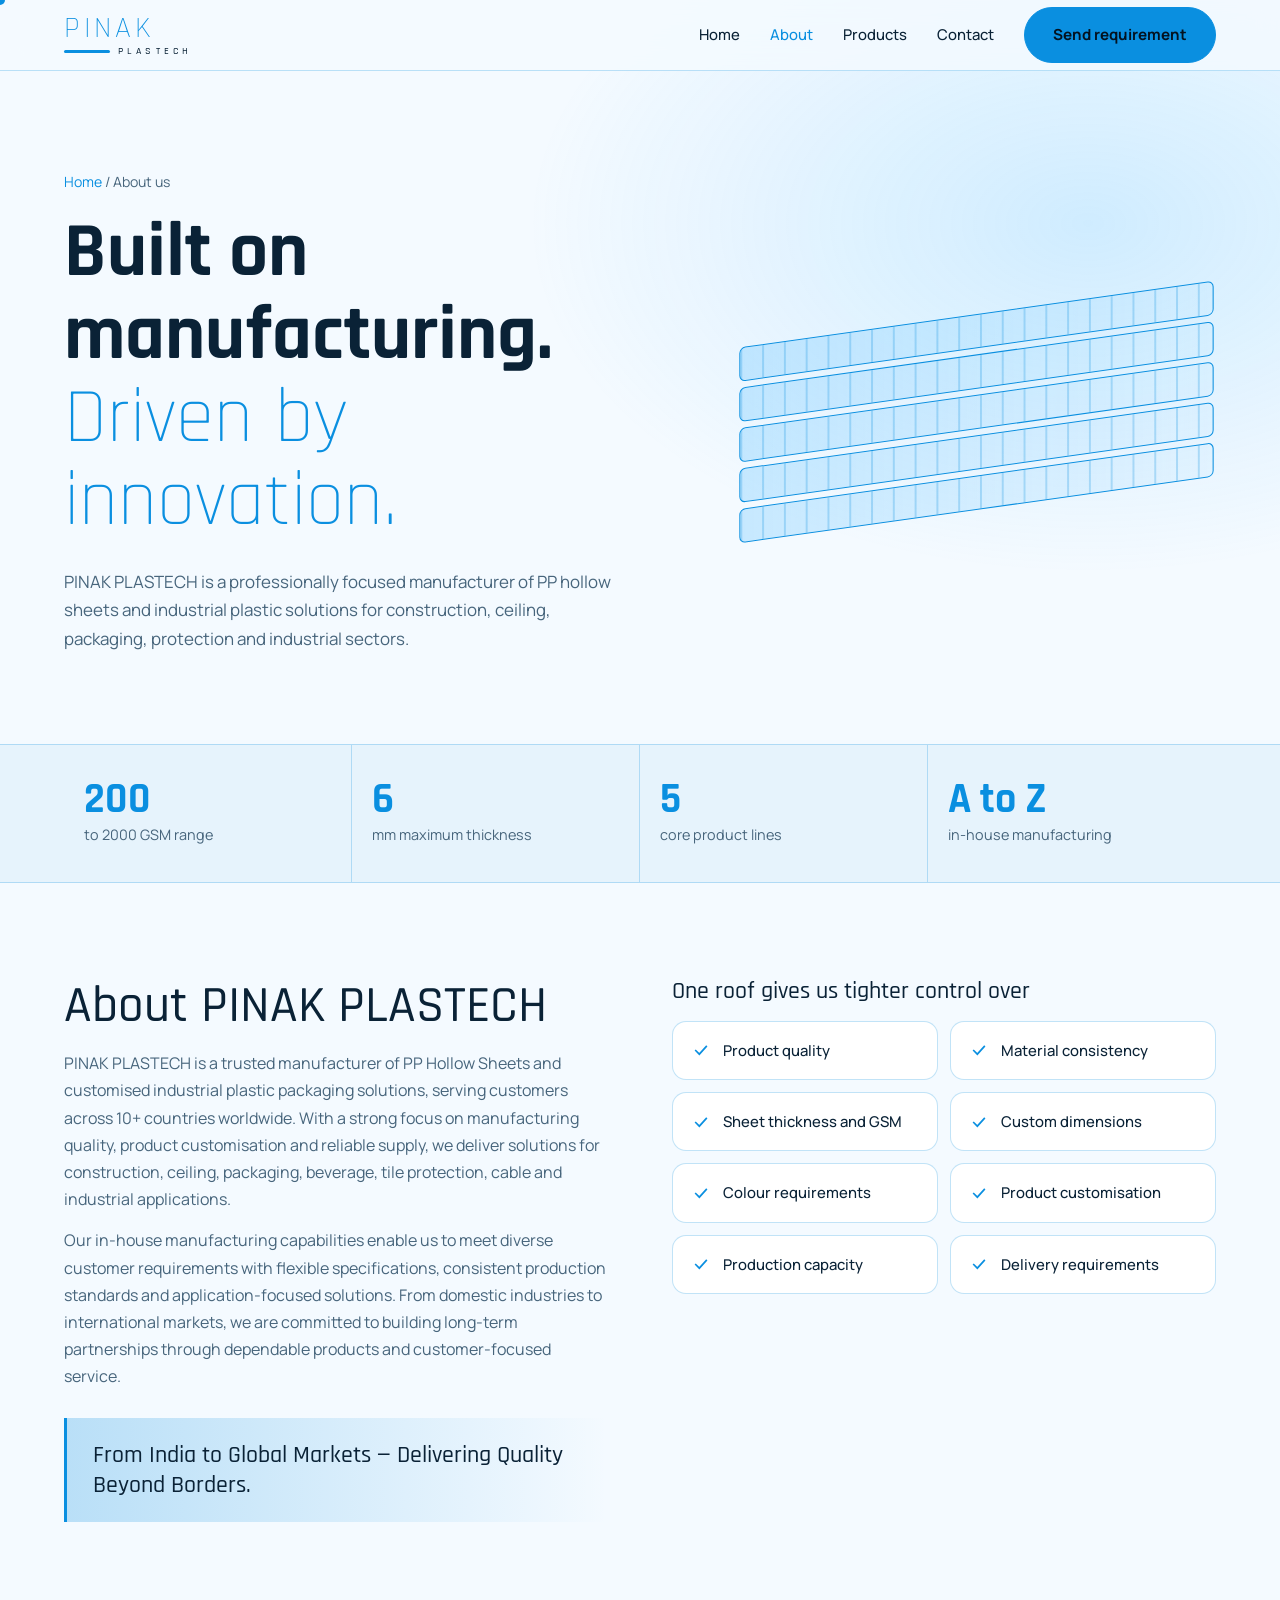
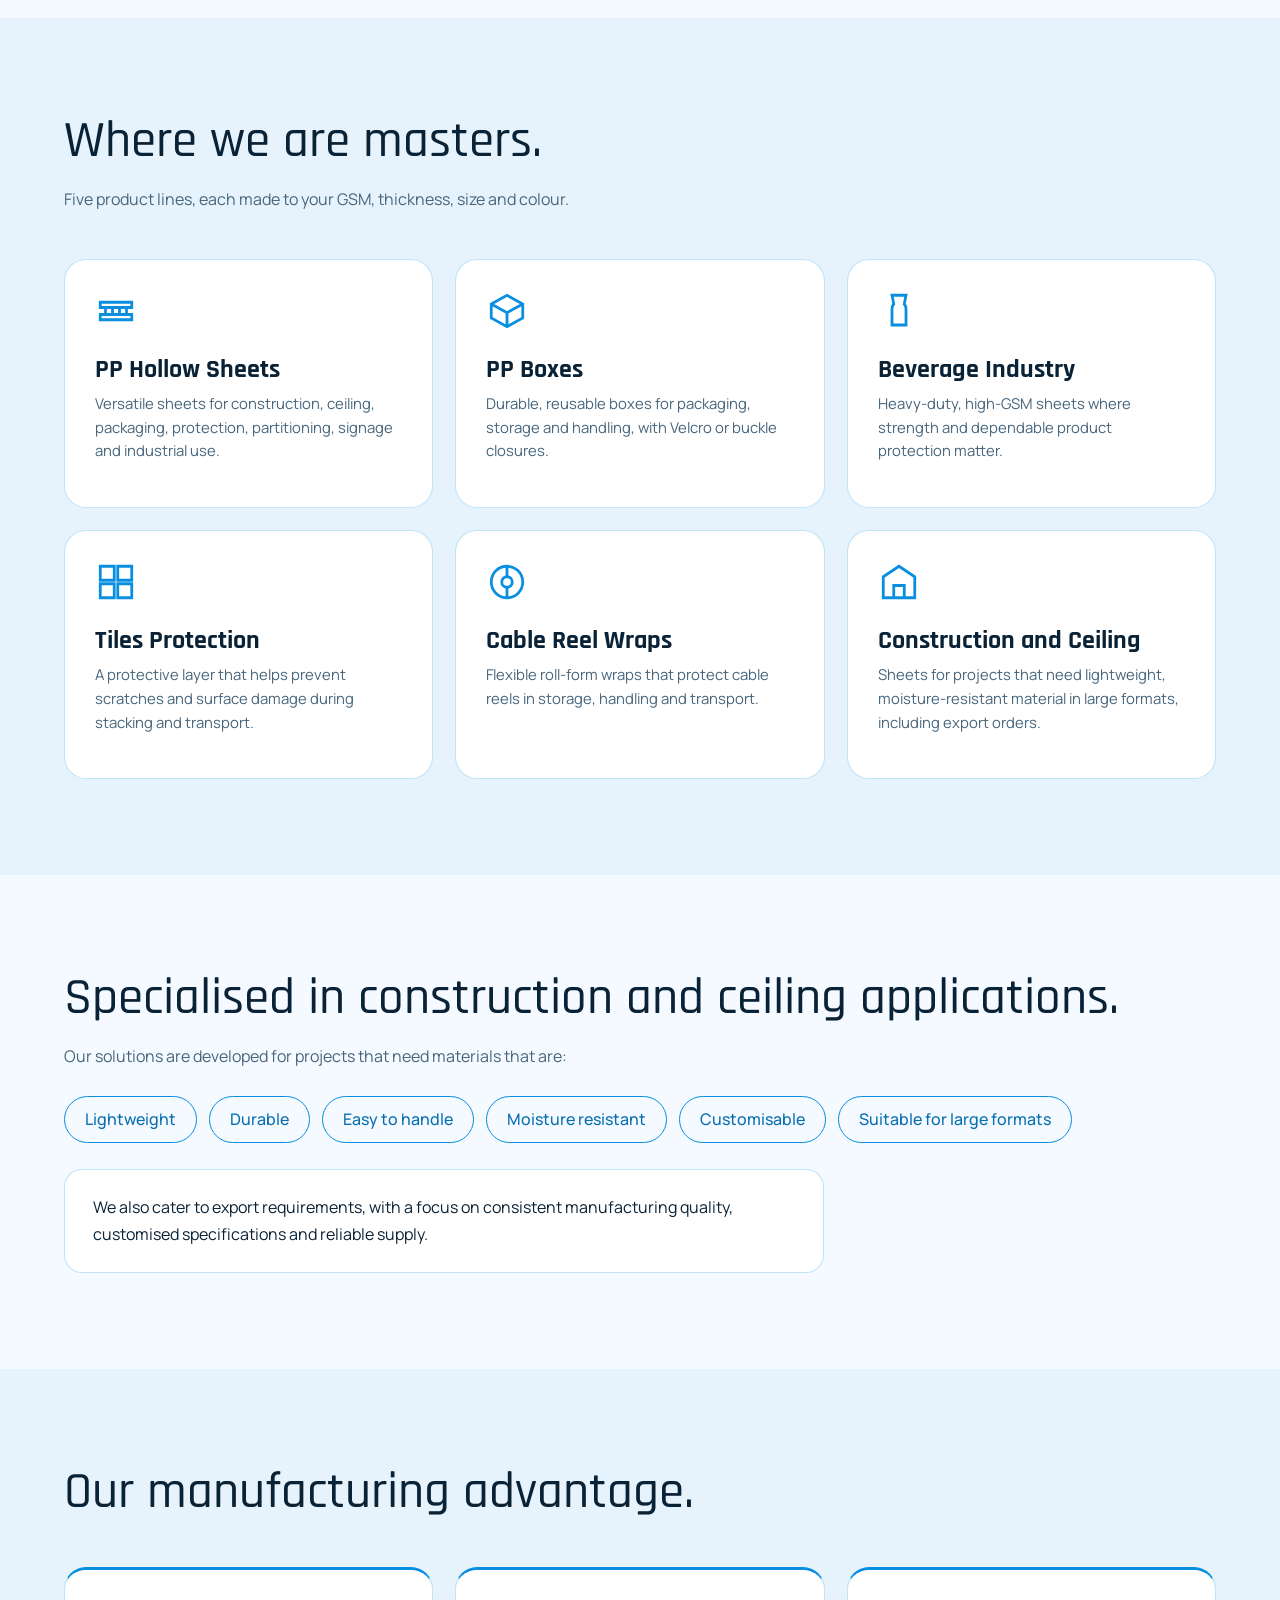
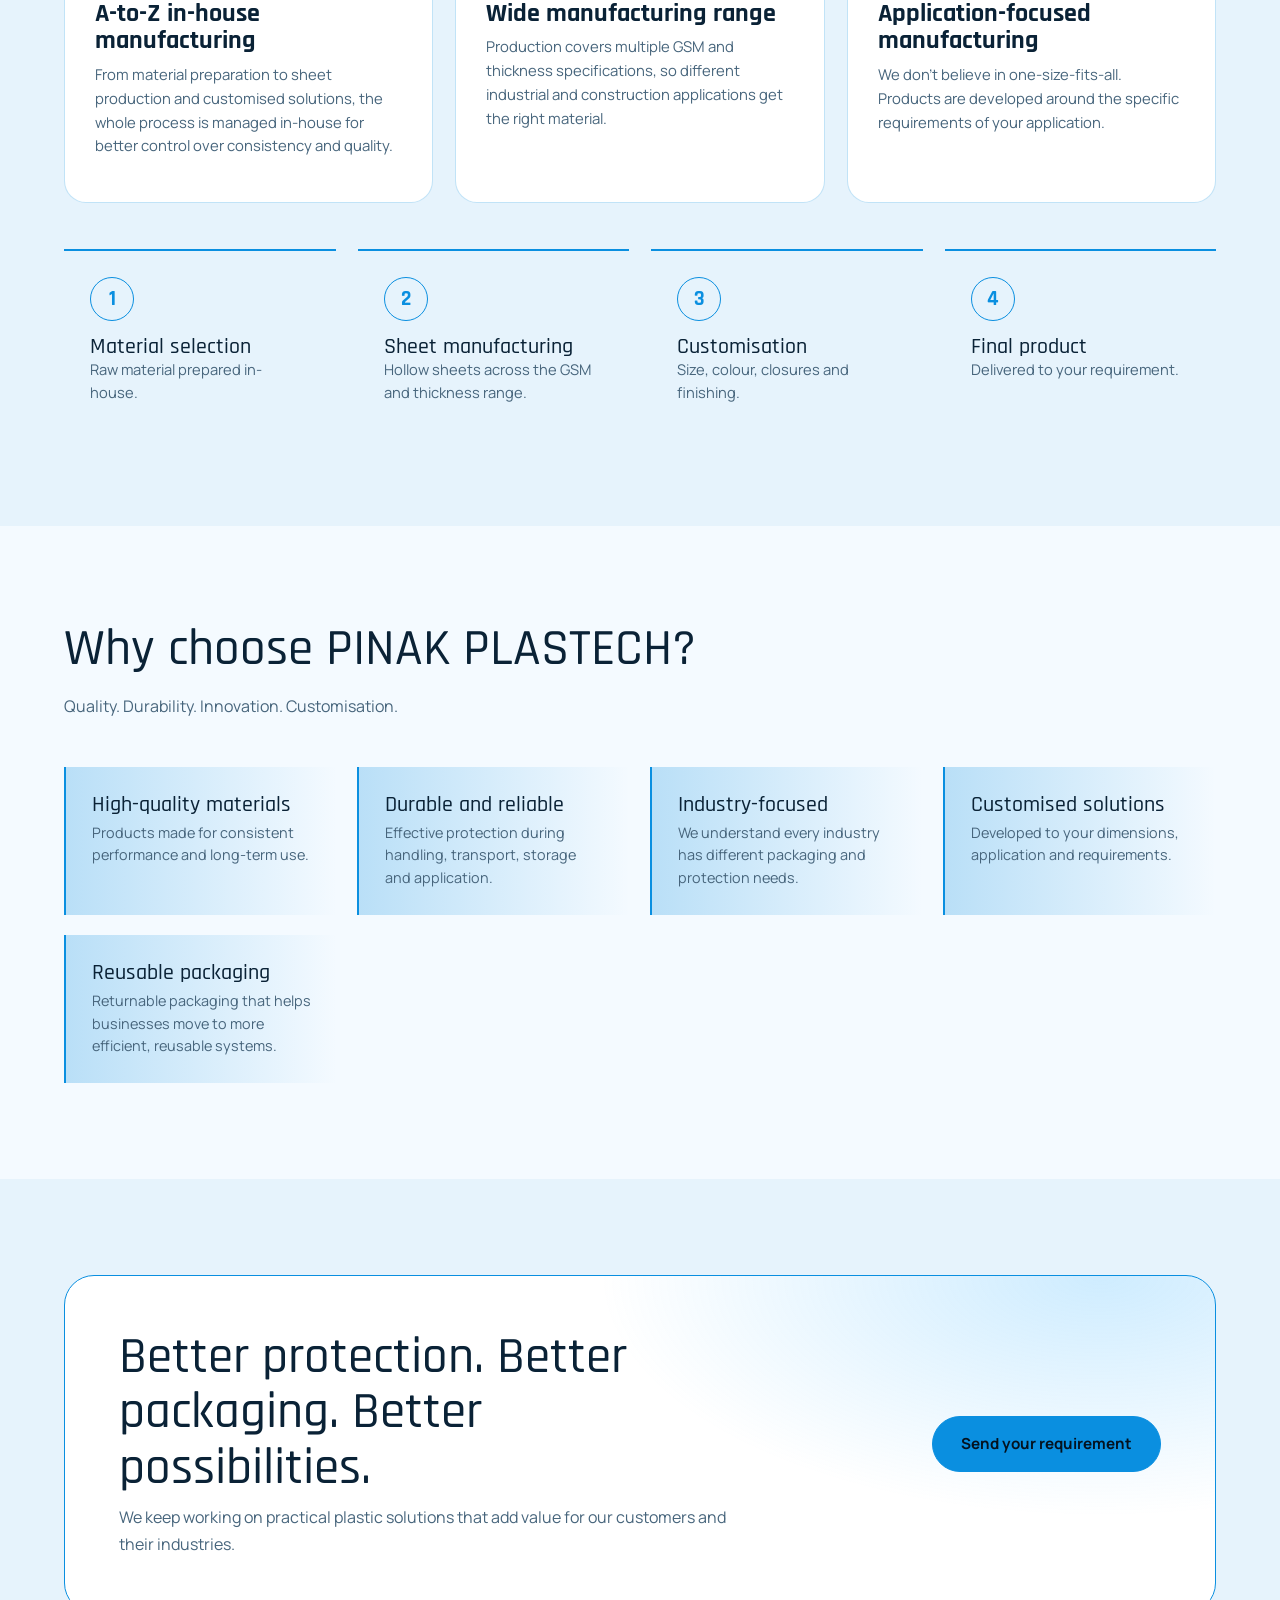
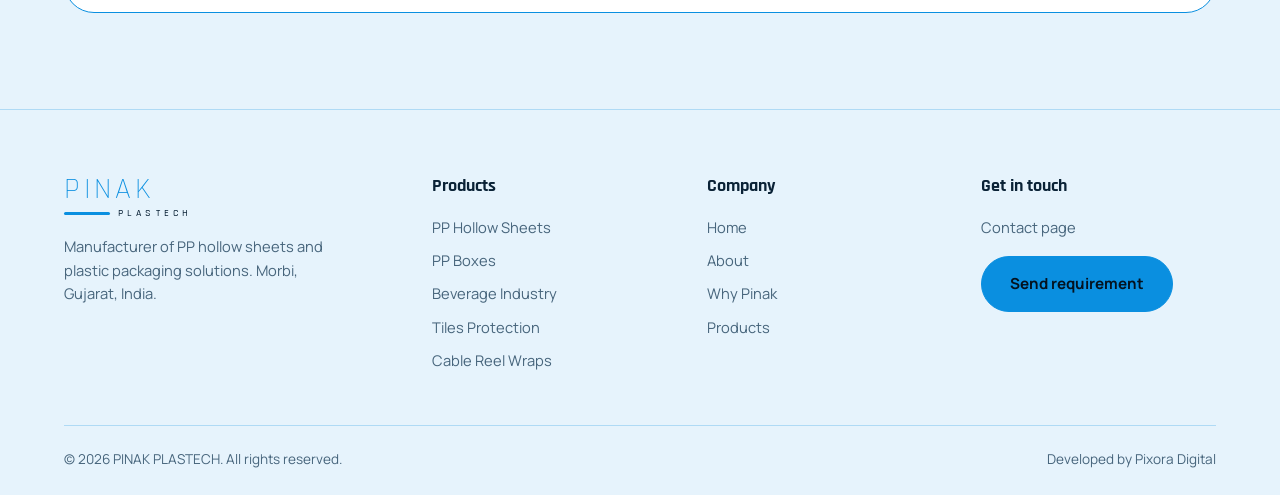
<file: about.html>
<!DOCTYPE html>
<html lang="en">
<head>
<meta charset="utf-8">
<meta name="viewport" content="width=device-width, initial-scale=1, viewport-fit=cover">
<title>About Us | Pinak Plastech</title>
<meta name="description" content="PINAK PLASTECH is an in-house manufacturer of PP hollow sheets and plastic packaging solutions from Morbi, Gujarat, India.">
<link rel="preconnect" href="https://fonts.googleapis.com">
<link rel="preconnect" href="https://fonts.gstatic.com" crossorigin>
<link href="https://fonts.googleapis.com/css2?family=Rajdhani:wght@300;500;700&family=Manrope:wght@400;500;700&display=swap" rel="stylesheet">
<style>
:root{--bg:#06121f;--bg2:#0a1c2e;--card:#0d2438;--ink:#eaf6ff;--mut:#8fb0c7;--acc:#3db4ff;--acc2:#7fd4ff;--line:rgba(61,180,255,.22);--glass:rgba(10,28,46,.72)}
@media (prefers-color-scheme:light){:root:not([data-theme="dark"]){--bg:#f4faff;--bg2:#e6f3fc;--card:#fff;--ink:#0a2236;--mut:#47657c;--acc:#0a8fe0;--acc2:#0a6fb0;--line:rgba(10,143,224,.25);--glass:rgba(244,250,255,.8)}}
:root[data-theme="light"]{--bg:#f4faff;--bg2:#e6f3fc;--card:#fff;--ink:#0a2236;--mut:#47657c;--acc:#0a8fe0;--acc2:#0a6fb0;--line:rgba(10,143,224,.25);--glass:rgba(244,250,255,.8)}
:root[data-theme="dark"]{--bg:#06121f;--bg2:#0a1c2e;--card:#0d2438;--ink:#eaf6ff;--mut:#8fb0c7;--acc:#3db4ff;--acc2:#7fd4ff;--line:rgba(61,180,255,.22);--glass:rgba(10,28,46,.72)}
:root{box-sizing:border-box;padding-top:env(safe-area-inset-top,0px);padding-bottom:env(safe-area-inset-bottom,0px)}
html{scroll-behavior:smooth;scroll-padding-top:90px;scrollbar-width:thin;scrollbar-color:var(--acc) var(--bg)}
*,*::before,*::after{box-sizing:inherit;margin:0}
body{background:var(--bg);color:var(--ink);font:400 16px/1.7 'Manrope',system-ui,sans-serif;overflow-x:hidden}
h1,h2,h3,h4,.logo{font-family:'Rajdhani','Arial Narrow',sans-serif;line-height:1.08}
a{color:inherit;text-decoration:none}
:focus-visible{outline:2px solid var(--acc);outline-offset:3px}
::-webkit-scrollbar{width:10px}::-webkit-scrollbar-track{background:var(--bg)}::-webkit-scrollbar-thumb{background:linear-gradient(var(--acc),var(--acc2));border-radius:10px;border:2px solid var(--bg)}
::selection{background:var(--acc);color:#04121f}

.wrap {
  width: 100%;
  max-width: none;
  margin: 0;
  padding: 0 5vw;

}
section{padding:96px 0}
h2{font-size:clamp(2rem,4.4vw,3.2rem);font-weight:500;margin-bottom:16px}
.lead{color:var(--mut);max-width:64ch}
.alt{background:var(--bg2)}
/* loader + cursor */
#ld{position:fixed;inset:0;z-index:200;background:var(--bg);display:grid;place-content:center;justify-items:center;gap:20px;transition:transform .6s cubic-bezier(.7,0,.2,1)}
#ld.out{transform:translateY(-100%)}
#ld .logo{font-size:3.2rem;animation:lg 1.2s ease-in-out infinite alternate}
@keyframes lg{from{opacity:.45}to{opacity:1}}
#ld .bar{width:min(240px,70vw);height:3px;background:var(--line);border-radius:3px;overflow:hidden}
#ld .bar i{display:block;height:100%;width:0;background:var(--acc);box-shadow:0 0 14px var(--acc);transition:width .2s}
body.ldg{overflow:hidden}
@media(pointer:fine){body,a,button{cursor:none}
#cd{position:fixed;top:0;left:0;pointer-events:none;z-index:300;width:10px;height:10px;border-radius:50%;background:var(--acc);transform:translate(-50%,-50%);transition:width .2s,height .2s,opacity .2s}
#cd.h{width:22px;height:22px;opacity:.55}}
@media(pointer:coarse){#cd{display:none}}
/* nav */
nav{position:fixed;top:0;left:0;right:0;z-index:50;padding-top:env(safe-area-inset-top,0px);background:var(--glass);backdrop-filter:blur(14px);border-bottom:1px solid var(--line)}
.nav{display:flex;align-items:center;justify-content:space-between;height:70px}
.logo{display:flex;flex-direction:column;font-weight:300;font-size:1.9rem;letter-spacing:.12em;color:var(--acc)}
.logo small{display:flex;align-items:center;gap:8px;font:500 .62rem 'Rajdhani';letter-spacing:.42em;color:var(--ink)}
.logo small::before{content:"";width:46px;height:3px;background:var(--acc);border-radius:2px}
.links{display:flex;gap:30px;align-items:center;font-weight:500;font-size:.93rem}
.links a:hover,.links a.cur{color:var(--acc)}
.btn{display:inline-flex;align-items:center;gap:10px;padding:14px 28px;border-radius:999px;font-weight:700;border:1px solid var(--acc);transition:.3s;font-family:inherit;font-size:.95rem}
.btn.p{background:var(--acc);color:#04121f}.btn.p:hover{box-shadow:0 0 34px var(--acc);transform:translateY(-2px)}
.links .btn.p{color:#04121f}
.burger{display:none;background:none;border:0;color:var(--ink)}
/* hero */
.hero{padding:170px 0 90px;background:radial-gradient(800px 500px at 85% 30%,rgba(61,180,255,.2),transparent 70%),var(--bg);position:relative;overflow:hidden}
.hero .wrap{display:grid;grid-template-columns:1.3fr 1fr;gap:50px;align-items:center}
.crumb{color:var(--mut);font-size:.88rem;margin-bottom:18px}.crumb a{color:var(--acc)}
h1{font-size:clamp(2.5rem,6vw,4.8rem);font-weight:700}
h1 span{display:block;font-weight:300;color:var(--acc)}
.hero p{color:var(--mut);margin-top:24px;max-width:56ch;font-size:1.06rem}
.fl{display:flex;flex-direction:column;gap:6px;transform:rotate(-8deg) skewX(-8deg)}
.fl div{height:34px;border:1px solid var(--acc);border-radius:6px;background:repeating-linear-gradient(90deg,var(--line) 0 2px,transparent 2px 22px),linear-gradient(90deg,rgba(61,180,255,.25),rgba(61,180,255,.05));animation:sl 5s ease-in-out infinite alternate}
.fl div:nth-child(2){animation-delay:-1s}.fl div:nth-child(3){animation-delay:-2s}.fl div:nth-child(4){animation-delay:-3s}.fl div:nth-child(5){animation-delay:-4s}
@keyframes sl{to{transform:translateX(26px)}}
/* stats */
.stats{padding:0;background:var(--bg2);border-block:1px solid var(--line)}
.stats .wrap{display:grid;grid-template-columns:repeat(4,1fr)}
.st{padding:34px 20px;border-right:1px solid var(--line)}.st:last-child{border:0}
.st b{font:700 2.6rem 'Rajdhani';color:var(--acc);display:block;line-height:1}.st span{color:var(--mut);font-size:.9rem}
/* who */
.two{display:grid;grid-template-columns:1fr 1fr;gap:64px;align-items:start}
.ctl{display:grid;grid-template-columns:1fr 1fr;gap:12px}
.ctl div{display:flex;align-items:center;gap:12px;padding:16px 18px;border:1px solid var(--line);border-radius:14px;background:var(--card);font-weight:500;font-size:.93rem;transition:.3s}
.ctl div:hover{border-color:var(--acc);transform:translateY(-3px)}
.ctl svg{flex:none;width:20px;height:20px;stroke:var(--acc);fill:none;stroke-width:2}
.quote{margin-top:28px;padding:22px 26px;border-left:3px solid var(--acc);background:linear-gradient(90deg,var(--line),transparent);font:500 1.5rem 'Rajdhani'}
/* cards */
.grid{display:grid;grid-template-columns:repeat(3,1fr);gap:22px;margin-top:46px}
.c{background:var(--card);border:1px solid var(--line);border-radius:22px;padding:30px;transition:.4s;position:relative;overflow:hidden}
.c:hover{transform:translateY(-6px);border-color:var(--acc)}
.c svg{width:42px;height:42px;stroke:var(--acc);fill:none;stroke-width:1.6;margin-bottom:16px}
.c h3{font-size:1.6rem;font-weight:700}.c p{color:var(--mut);font-size:.93rem;line-height:1.6;margin:8px 0 14px}
.c .k{display:inline-block;border:1px solid var(--line);border-radius:99px;padding:4px 14px;font-size:.82rem;color:var(--acc2)}
.chips{display:flex;flex-wrap:wrap;gap:12px;margin:26px 0}
.chips span{border:1px solid var(--acc);padding:9px 20px;border-radius:99px;font-weight:500;color:var(--acc2)}
.note{padding:24px 28px;border-radius:18px;border:1px solid var(--line);background:var(--card);max-width:760px}
/* adv */
.adv .c{border-top:3px solid var(--acc)}
/* flow */
.steps{display:grid;grid-template-columns:repeat(4,1fr);gap:22px;margin-top:46px}
.sp2{padding:26px;border-top:2px solid var(--acc)}
.sp2 b{display:grid;place-items:center;width:44px;height:44px;border-radius:50%;border:1px solid var(--acc);color:var(--acc);font:700 1.3rem 'Rajdhani';margin-bottom:14px}
.sp2 h3{font-size:1.35rem;font-weight:500}.sp2 p{color:var(--mut);font-size:.92rem;line-height:1.55}
/* why */
.why{display:grid;grid-template-columns:repeat(auto-fit,minmax(220px,1fr));gap:20px;margin-top:46px}
.why div{padding:26px;border-left:2px solid var(--acc);background:linear-gradient(90deg,var(--line),transparent)}
.why h3{font-size:1.35rem;font-weight:500;margin-bottom:6px}.why p{color:var(--mut);font-size:.9rem;line-height:1.55}
.band{display:flex;justify-content:space-between;align-items:center;gap:30px;flex-wrap:wrap;padding:54px;border-radius:30px;border:1px solid var(--acc);background:radial-gradient(500px 240px at 90% 0,rgba(61,180,255,.25),transparent),var(--card)}
.band h2{margin-bottom:8px;max-width:22ch}
/* footer */
footer{border-top:1px solid var(--line);background:var(--bg2);padding:64px 0 24px;color:var(--mut);font-size:.92rem}
.fg{display:grid;grid-template-columns:1.4fr 1fr 1fr 1fr;gap:40px}
.fg p{margin-top:16px;max-width:30ch;line-height:1.6}
.fg h4{font:700 1.15rem 'Rajdhani';color:var(--ink);margin-bottom:14px}
.fg a:not(.logo):not(.btn){display:block;padding:4px 0}.fg a:not(.logo):not(.btn):hover{color:var(--acc)}
.fg .btn{margin-top:12px;color:#04121f}
.fb{display:flex;justify-content:space-between;flex-wrap:wrap;gap:10px;border-top:1px solid var(--line);margin-top:48px;padding-top:22px;font-size:.85rem}
.rv{opacity:0;transform:translateY(22px);transition:.9s cubic-bezier(.2,.7,.2,1)}.rv.on{opacity:1;transform:none}
@media(max-width:900px){
.links{position:fixed;top:70px;left:0;right:0;flex-direction:column;background:var(--bg);padding:26px;border-bottom:1px solid var(--line);transform:translateY(-130%);transition:.4s}
.links.open{transform:none}.burger{display:block}
.hero .wrap,.two{grid-template-columns:1fr;gap:36px}.hero{padding:130px 0 60px}.fl{display:none}
.stats .wrap{grid-template-columns:1fr 1fr}.st:nth-child(2){border-right:0}.st:nth-child(-n+2){border-bottom:1px solid var(--line)}
.grid{grid-template-columns:1fr 1fr}.steps{grid-template-columns:1fr 1fr}.fg{grid-template-columns:1fr 1fr}
section{padding:70px 0}.band{padding:32px 24px}}
@media(max-width:560px){.grid,.steps,.fg,.ctl{grid-template-columns:1fr}}
@media(prefers-reduced-motion:reduce){*{animation:none!important;transition:none!important}.rv{opacity:1;transform:none}}
</style>
</head>
<body class="ldg">
<div id="ld"><div class="logo">PINAK<small>PLASTECH</small></div><div class="bar"><i id="lb"></i></div></div>
<div id="cd"></div>
<nav><div class="wrap nav">
<a href="index.html" class="logo" aria-label="Pinak Plastech home">PINAK<small>PLASTECH</small></a>
<button class="burger" id="bg" aria-label="Menu"><svg width="28" height="28" viewBox="0 0 24 24" fill="none" stroke="currentColor" stroke-width="2"><path d="M3 6h18M3 12h18M3 18h18"/></svg></button>
<div class="links" id="lk"><a href="index.html">Home</a><a class="cur" href="about.html">About</a><a href="product.html">Products</a><a href="contact.html">Contact</a><a class="btn p" href="contact.html#requirement">Send requirement</a></div>
</div></nav>

<header class="hero"><div class="wrap">
<div>
<div class="crumb"><a href="index.html">Home</a> / About us</div>
<h1>Built on manufacturing.<span>Driven by innovation.</span></h1>
<p>PINAK PLASTECH is a professionally focused manufacturer of PP hollow sheets and industrial plastic solutions for construction, ceiling, packaging, protection and industrial sectors.</p>
</div>
<div class="fl" aria-hidden="true"><div></div><div></div><div></div><div></div><div></div></div>
</div></header>


<div class="stats"><div class="wrap">
    <div class="st"><b data-n="200">200</b><span>to 2000 GSM range</span></div>
<div class="st"><b data-n="6">6</b><span>mm maximum thickness</span></div>
<div class="st"><b data-n="5">5</b><span>core product lines</span></div>
<div class="st"><b>A to Z</b><span>in-house manufacturing</span></div>
</div></div>


<section id="who"><div class="wrap two">
<div class="rv">
<h2>About PINAK PLASTECH</h2>
<p class="lead">PINAK PLASTECH is a trusted manufacturer of PP Hollow Sheets and customised industrial plastic packaging solutions, serving customers across 10+ countries worldwide. With a strong focus on manufacturing quality, product customisation and reliable supply, we deliver solutions for construction, ceiling, packaging, beverage, tile protection, cable and industrial applications.</p>
<p class="lead" style="margin-top:14px">Our in-house manufacturing capabilities enable us to meet diverse customer requirements with flexible specifications, consistent production standards and application-focused solutions. From domestic industries to international markets, we are committed to building long-term partnerships through dependable products and customer-focused service.</p>
<div class="quote">From India to Global Markets — Delivering Quality Beyond Borders.</div>
</div>
<div class="rv">
<h3 style="font-size:1.5rem;font-weight:500;margin-bottom:16px">One roof gives us tighter control over</h3>
<div class="ctl">
<div><svg viewBox="0 0 24 24"><path d="M5 12l5 5 9-10"/></svg>Product quality</div>
<div><svg viewBox="0 0 24 24"><path d="M5 12l5 5 9-10"/></svg>Material consistency</div>
<div><svg viewBox="0 0 24 24"><path d="M5 12l5 5 9-10"/></svg>Sheet thickness and GSM</div>
<div><svg viewBox="0 0 24 24"><path d="M5 12l5 5 9-10"/></svg>Custom dimensions</div>
<div><svg viewBox="0 0 24 24"><path d="M5 12l5 5 9-10"/></svg>Colour requirements</div>
<div><svg viewBox="0 0 24 24"><path d="M5 12l5 5 9-10"/></svg>Product customisation</div>
<div><svg viewBox="0 0 24 24"><path d="M5 12l5 5 9-10"/></svg>Production capacity</div>
<div><svg viewBox="0 0 24 24"><path d="M5 12l5 5 9-10"/></svg>Delivery requirements</div>
</div></div>
</div></section>

<section class="alt" id="master"><div class="wrap">
<h2 class="rv">Where we are masters.</h2>
<p class="lead rv">Five product lines, each made to your GSM, thickness, size and colour.</p>
<div class="grid">
<article class="c rv"><svg viewBox="0 0 24 24"><path d="M3 7h18v3H3zM3 14h18v3H3zM6 10v4M10 10v4M14 10v4M18 10v4"/></svg><h3>PP Hollow Sheets</h3><p>Versatile sheets for construction, ceiling, packaging, protection, partitioning, signage and industrial use.</p></article>
<article class="c rv"><svg viewBox="0 0 24 24"><path d="M3 8l9-5 9 5v8l-9 5-9-5zM3 8l9 5 9-5M12 13v8"/></svg><h3>PP Boxes</h3><p>Durable, reusable boxes for packaging, storage and handling, with Velcro or buckle closures.</p></article>
<article class="c rv"><svg viewBox="0 0 24 24"><path d="M8 3h8l-1 5a4 4 0 011 3v9H8v-9a4 4 0 011-3z"/></svg><h3>Beverage Industry</h3><p>Heavy-duty, high-GSM sheets where strength and dependable product protection matter.</p></article>
<article class="c rv"><svg viewBox="0 0 24 24"><path d="M3 3h8v8H3zM13 3h8v8h-8zM3 13h8v8H3zM13 13h8v8h-8z"/></svg><h3>Tiles Protection</h3><p>A protective layer that helps prevent scratches and surface damage during stacking and transport.</p></article>
<article class="c rv"><svg viewBox="0 0 24 24"><circle cx="12" cy="12" r="9"/><circle cx="12" cy="12" r="3"/><path d="M12 3v6M12 15v6"/></svg><h3>Cable Reel Wraps</h3><p>Flexible roll-form wraps that protect cable reels in storage, handling and transport.</p></article>
<article class="c rv"><svg viewBox="0 0 24 24"><path d="M3 21V9l9-6 9 6v12zM9 21v-7h6v7"/></svg><h3>Construction and Ceiling</h3><p>Sheets for projects that need lightweight, moisture-resistant material in large formats, including export orders.</p></article>
</div></div></section>

<section id="construction"><div class="wrap">
<h2 class="rv">Specialised in construction and ceiling applications.</h2>
<p class="lead rv">Our solutions are developed for projects that need materials that are:</p>
<div class="chips rv"><span>Lightweight</span><span>Durable</span><span>Easy to handle</span><span>Moisture resistant</span><span>Customisable</span><span>Suitable for large formats</span></div>
<div class="note rv">We also cater to export requirements, with a focus on consistent manufacturing quality, customised specifications and reliable supply.</div>
</div></section>

<section class="alt adv"><div class="wrap">
<h2 class="rv">Our manufacturing advantage.</h2>
<div class="grid">
<article class="c rv"><h3>A-to-Z in-house manufacturing</h3><p>From material preparation to sheet production and customised solutions, the whole process is managed in-house for better control over consistency and quality.</p></article>
<article class="c rv"><h3>Wide manufacturing range</h3><p>Production covers multiple GSM and thickness specifications, so different industrial and construction applications get the right material.</p></article>
<article class="c rv"><h3>Application-focused manufacturing</h3><p>We don't believe in one-size-fits-all. Products are developed around the specific requirements of your application.</p></article>
</div>
<div class="steps">
<div class="sp2 rv"><b>1</b><h3>Material selection</h3><p>Raw material prepared in-house.</p></div>
<div class="sp2 rv"><b>2</b><h3>Sheet manufacturing</h3><p>Hollow sheets across the GSM and thickness range.</p></div>
<div class="sp2 rv"><b>3</b><h3>Customisation</h3><p>Size, colour, closures and finishing.</p></div>
<div class="sp2 rv"><b>4</b><h3>Final product</h3><p>Delivered to your requirement.</p></div>
</div></div></section>

<section id="why"><div class="wrap">
<h2 class="rv">Why choose PINAK PLASTECH?</h2>
<p class="lead rv">Quality. Durability. Innovation. Customisation.</p>
<div class="why">
<div class="rv"><h3>High-quality materials</h3><p>Products made for consistent performance and long-term use.</p></div>
<div class="rv"><h3>Durable and reliable</h3><p>Effective protection during handling, transport, storage and application.</p></div>
<div class="rv"><h3>Industry-focused</h3><p>We understand every industry has different packaging and protection needs.</p></div>
<div class="rv"><h3>Customised solutions</h3><p>Developed to your dimensions, application and requirements.</p></div>
<div class="rv"><h3>Reusable packaging</h3><p>Returnable packaging that helps businesses move to more efficient, reusable systems.</p></div>
</div></div></section>

<section class="alt"><div class="wrap"><div class="band rv">
<div><h2>Better protection. Better packaging. Better possibilities.</h2><p class="lead">We keep working on practical plastic solutions that add value for our customers and their industries.</p></div>
<a class="btn p" href="contact.html#requirement">Send your requirement</a></div></div></section>


<footer><div class="wrap">
<div class="fg">
<div><a href="#home" class="logo">PINAK<small>PLASTECH</small></a><p>Manufacturer of PP hollow sheets and plastic packaging solutions. Morbi, Gujarat, India.</p></div>
<div><h4>Products</h4><a href="product.html#pp-hollow-sheets">PP Hollow Sheets</a><a href="product.html#pp-boxes">PP Boxes</a><a href="product.html#beverage-industry">Beverage Industry</a><a href="product.html#tiles-protection">Tiles Protection</a><a href="product.html#cable-reel-wraps">Cable Reel Wraps</a></div>
<div><h4>Company</h4><a href="index.html">Home</a><a href="about.html">About</a><a href="index.html#why">Why Pinak</a><a href="product.html">Products</a></div>
<div><h4>Get in touch</h4><a href="contact.html">Contact page</a><a class="btn p" href="contact.html#requirement">Send requirement</a></div>
</div>
<div class="fb"><span>© 2026 PINAK PLASTECH. All rights reserved.</span><span>Developed by <a href="https://pixoradigital.in/">Pixora Digital</a> </span></div>
</div></footer>

<script>
const lk=document.getElementById('lk');document.getElementById('bg').onclick=()=>lk.classList.toggle('open');
(function(){const lb=document.getElementById('lb'),ld=document.getElementById('ld');let v=0,done=false,t0=Date.now();
const iv=setInterval(()=>{v=Math.min(v+(done?20:Math.random()*9+4),done?100:90);lb.style.width=v+'%';
if(v>=100&&Date.now()-t0>700){clearInterval(iv);ld.classList.add('out');document.body.classList.remove('ldg');setTimeout(()=>ld.remove(),700)}},40);
addEventListener('load',()=>done=true);setTimeout(()=>done=true,5000);
const cd=document.getElementById('cd');addEventListener('pointermove',e=>{cd.style.left=e.clientX+'px';cd.style.top=e.clientY+'px'});
document.querySelectorAll('a,button,.c,.ctl div').forEach(el=>{el.addEventListener('pointerenter',()=>cd.classList.add('h'));el.addEventListener('pointerleave',()=>cd.classList.remove('h'))});})();
const io=new IntersectionObserver(es=>es.forEach(e=>{if(e.isIntersecting){e.target.classList.add('on');io.unobserve(e.target)}}),{threshold:.12});
document.querySelectorAll('.rv').forEach(el=>io.observe(el));

// reveal + counters
document.querySelectorAll('.rv').forEach(el=>io.observe(el));
const co=new IntersectionObserver(es=>es.forEach(e=>{if(!e.isIntersecting)return;const el=e.target,n=+el.dataset.n;let t=0;const s=()=>{t+=n/50;el.textContent=Math.min(Math.round(t),n);if(t<n)requestAnimationFrame(s)};s();co.unobserve(el)}),{threshold:.6});
document.querySelectorAll('[data-n]').forEach(el=>co.observe(el));
</script>
</body>
</html>
</file>
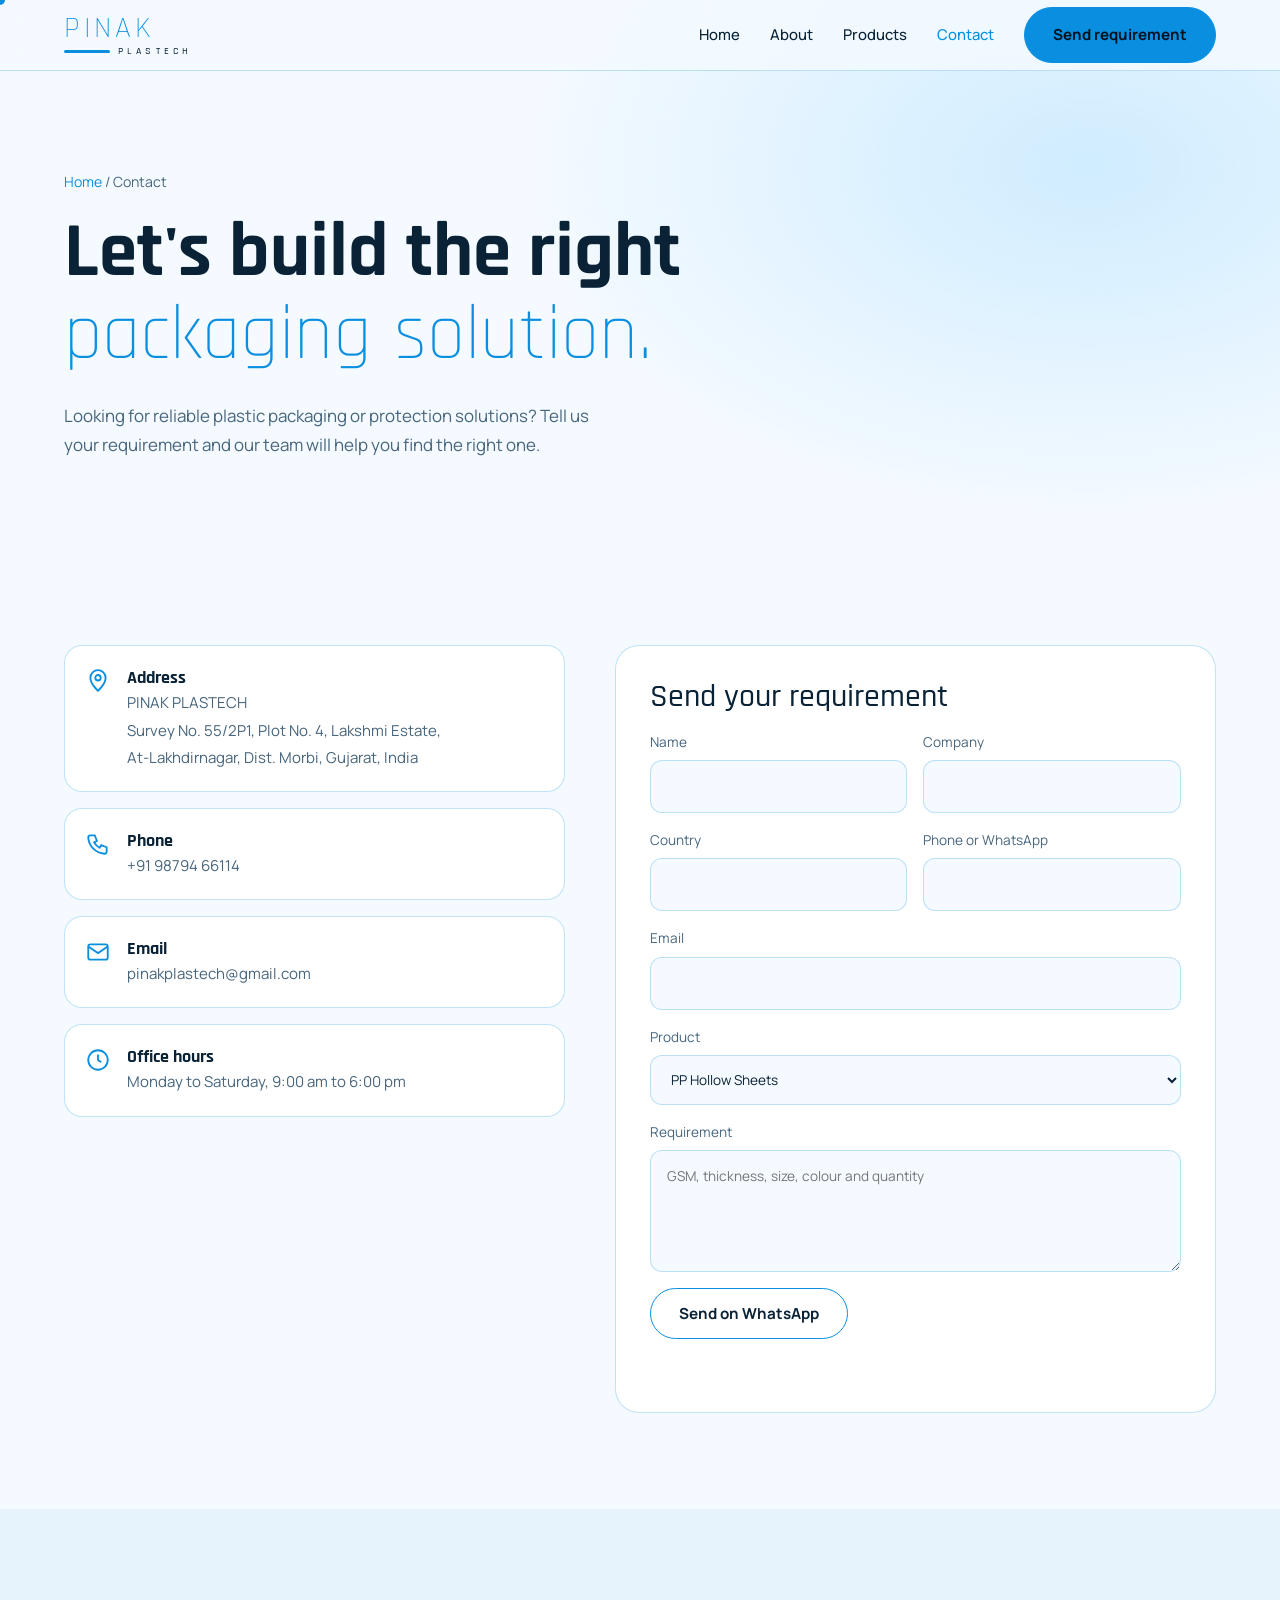
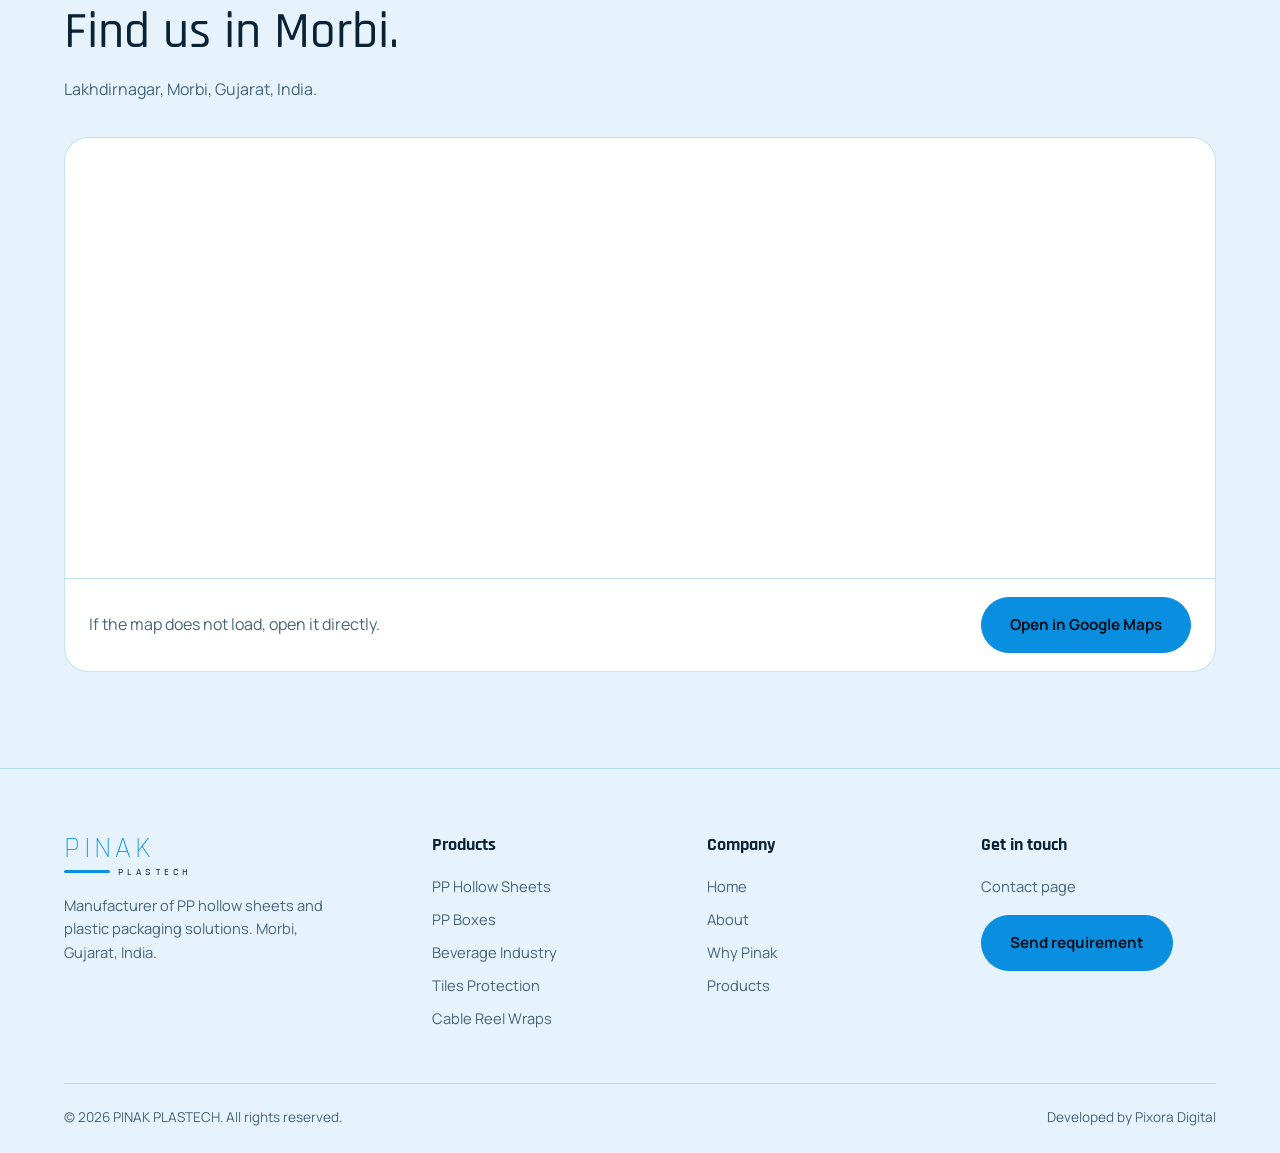
<file: contact.html>
<!DOCTYPE html>
<html lang="en">
<head>
<meta charset="utf-8">
<meta name="viewport" content="width=device-width, initial-scale=1, viewport-fit=cover">
<title>Contact Us | Pinak Plastech</title>
<meta name="description" content="Contact Pinak Plastech, Morbi, Gujarat for PP hollow sheets and plastic packaging enquiries.">
<link rel="preconnect" href="https://fonts.googleapis.com">
<link rel="preconnect" href="https://fonts.gstatic.com" crossorigin>
<link href="https://fonts.googleapis.com/css2?family=Rajdhani:wght@300;500;700&family=Manrope:wght@400;500;700&display=swap" rel="stylesheet">
<style>
:root{--bg:#06121f;--bg2:#0a1c2e;--card:#0d2438;--ink:#eaf6ff;--mut:#8fb0c7;--acc:#3db4ff;--acc2:#7fd4ff;--line:rgba(61,180,255,.22);--glass:rgba(10,28,46,.72)}
@media (prefers-color-scheme:light){:root:not([data-theme="dark"]){--bg:#f4faff;--bg2:#e6f3fc;--card:#fff;--ink:#0a2236;--mut:#47657c;--acc:#0a8fe0;--acc2:#0a6fb0;--line:rgba(10,143,224,.25);--glass:rgba(244,250,255,.8)}}
:root[data-theme="light"]{--bg:#f4faff;--bg2:#e6f3fc;--card:#fff;--ink:#0a2236;--mut:#47657c;--acc:#0a8fe0;--acc2:#0a6fb0;--line:rgba(10,143,224,.25);--glass:rgba(244,250,255,.8)}
:root[data-theme="dark"]{--bg:#06121f;--bg2:#0a1c2e;--card:#0d2438;--ink:#eaf6ff;--mut:#8fb0c7;--acc:#3db4ff;--acc2:#7fd4ff;--line:rgba(61,180,255,.22);--glass:rgba(10,28,46,.72)}
:root{box-sizing:border-box;padding-top:env(safe-area-inset-top,0px);padding-bottom:env(safe-area-inset-bottom,0px)}
html{scroll-behavior:smooth;scroll-padding-top:90px;scrollbar-width:thin;scrollbar-color:var(--acc) var(--bg)}
*,*::before,*::after{box-sizing:inherit;margin:0}
body{background:var(--bg);color:var(--ink);font:400 16px/1.7 'Manrope',system-ui,sans-serif;overflow-x:hidden}
h1,h2,h3,h4,.logo{font-family:'Rajdhani','Arial Narrow',sans-serif;line-height:1.08}
a{color:inherit;text-decoration:none}
:focus-visible{outline:2px solid var(--acc);outline-offset:3px}
::-webkit-scrollbar{width:10px}::-webkit-scrollbar-track{background:var(--bg)}::-webkit-scrollbar-thumb{background:linear-gradient(var(--acc),var(--acc2));border-radius:10px;border:2px solid var(--bg)}
::selection{background:var(--acc);color:#04121f}
.wrap {
  width: 100%;
  max-width: none;
  margin: 0;
  padding: 0 5vw;

}
section{padding:96px 0}
h2{font-size:clamp(2rem,4.4vw,3.2rem);font-weight:500;margin-bottom:16px}
.lead{color:var(--mut);max-width:64ch}
.alt{background:var(--bg2)}
/* loader + cursor */
#ld{position:fixed;inset:0;z-index:200;background:var(--bg);display:grid;place-content:center;justify-items:center;gap:20px;transition:transform .6s cubic-bezier(.7,0,.2,1)}
#ld.out{transform:translateY(-100%)}
#ld .logo{font-size:3.2rem;animation:lg 1.2s ease-in-out infinite alternate}
@keyframes lg{from{opacity:.45}to{opacity:1}}
#ld .bar{width:min(240px,70vw);height:3px;background:var(--line);border-radius:3px;overflow:hidden}
#ld .bar i{display:block;height:100%;width:0;background:var(--acc);box-shadow:0 0 14px var(--acc);transition:width .2s}
body.ldg{overflow:hidden}
@media(pointer:fine){body,a,button{cursor:none}
#cd{position:fixed;top:0;left:0;pointer-events:none;z-index:300;width:10px;height:10px;border-radius:50%;background:var(--acc);transform:translate(-50%,-50%);transition:width .2s,height .2s,opacity .2s}
#cd.h{width:22px;height:22px;opacity:.55}}
@media(pointer:coarse){#cd{display:none}}
/* nav */
nav{position:fixed;top:0;left:0;right:0;z-index:50;padding-top:env(safe-area-inset-top,0px);background:var(--glass);backdrop-filter:blur(14px);border-bottom:1px solid var(--line)}
.nav{display:flex;align-items:center;justify-content:space-between;height:70px}
.logo{display:flex;flex-direction:column;font-weight:300;font-size:1.9rem;letter-spacing:.12em;color:var(--acc)}
.logo small{display:flex;align-items:center;gap:8px;font:500 .62rem 'Rajdhani';letter-spacing:.42em;color:var(--ink)}
.logo small::before{content:"";width:46px;height:3px;background:var(--acc);border-radius:2px}
.links{display:flex;gap:30px;align-items:center;font-weight:500;font-size:.93rem}
.links a:hover,.links a.cur{color:var(--acc)}
.btn{display:inline-flex;align-items:center;gap:10px;padding:14px 28px;border-radius:999px;font-weight:700;border:1px solid var(--acc);transition:.3s;font-family:inherit;font-size:.95rem}
.btn.p{background:var(--acc);color:#04121f}.btn.p:hover{box-shadow:0 0 34px var(--acc);transform:translateY(-2px)}
.links .btn.p{color:#04121f}
.burger{display:none;background:none;border:0;color:var(--ink)}
/* hero */
.hero{padding:170px 0 90px;background:radial-gradient(800px 500px at 85% 30%,rgba(61,180,255,.2),transparent 70%),var(--bg);position:relative;overflow:hidden}
.hero .wrap{display:grid;grid-template-columns:1.3fr 1fr;gap:50px;align-items:center}
.crumb{color:var(--mut);font-size:.88rem;margin-bottom:18px}.crumb a{color:var(--acc)}
h1{font-size:clamp(2.5rem,6vw,4.8rem);font-weight:700}
h1 span{display:block;font-weight:300;color:var(--acc)}
.hero p{color:var(--mut);margin-top:24px;max-width:56ch;font-size:1.06rem}
.fl{display:flex;flex-direction:column;gap:6px;transform:rotate(-8deg) skewX(-8deg)}
.fl div{height:34px;border:1px solid var(--acc);border-radius:6px;background:repeating-linear-gradient(90deg,var(--line) 0 2px,transparent 2px 22px),linear-gradient(90deg,rgba(61,180,255,.25),rgba(61,180,255,.05));animation:sl 5s ease-in-out infinite alternate}
.fl div:nth-child(2){animation-delay:-1s}.fl div:nth-child(3){animation-delay:-2s}.fl div:nth-child(4){animation-delay:-3s}.fl div:nth-child(5){animation-delay:-4s}
@keyframes sl{to{transform:translateX(26px)}}
/* stats */
.stats{padding:0;background:var(--bg2);border-block:1px solid var(--line)}
.stats .wrap{display:grid;grid-template-columns:repeat(4,1fr)}
.st{padding:34px 20px;border-right:1px solid var(--line)}.st:last-child{border:0}
.st b{font:700 2.6rem 'Rajdhani';color:var(--acc);display:block;line-height:1}.st span{color:var(--mut);font-size:.9rem}
/* who */
.two{display:grid;grid-template-columns:1fr 1fr;gap:64px;align-items:start}
.ctl{display:grid;grid-template-columns:1fr 1fr;gap:12px}
.ctl div{display:flex;align-items:center;gap:12px;padding:16px 18px;border:1px solid var(--line);border-radius:14px;background:var(--card);font-weight:500;font-size:.93rem;transition:.3s}
.ctl div:hover{border-color:var(--acc);transform:translateY(-3px)}
.ctl svg{flex:none;width:20px;height:20px;stroke:var(--acc);fill:none;stroke-width:2}
.quote{margin-top:28px;padding:22px 26px;border-left:3px solid var(--acc);background:linear-gradient(90deg,var(--line),transparent);font:500 1.5rem 'Rajdhani'}
/* cards */
.grid{display:grid;grid-template-columns:repeat(3,1fr);gap:22px;margin-top:46px}
.c{background:var(--card);border:1px solid var(--line);border-radius:22px;padding:30px;transition:.4s;position:relative;overflow:hidden}
.c:hover{transform:translateY(-6px);border-color:var(--acc)}
.c svg{width:42px;height:42px;stroke:var(--acc);fill:none;stroke-width:1.6;margin-bottom:16px}
.c h3{font-size:1.6rem;font-weight:700}.c p{color:var(--mut);font-size:.93rem;line-height:1.6;margin:8px 0 14px}
.c .k{display:inline-block;border:1px solid var(--line);border-radius:99px;padding:4px 14px;font-size:.82rem;color:var(--acc2)}
.chips{display:flex;flex-wrap:wrap;gap:12px;margin:26px 0}
.chips span{border:1px solid var(--acc);padding:9px 20px;border-radius:99px;font-weight:500;color:var(--acc2)}
.note{padding:24px 28px;border-radius:18px;border:1px solid var(--line);background:var(--card);max-width:760px}
/* adv */
.adv .c{border-top:3px solid var(--acc)}
/* flow */
.steps{display:grid;grid-template-columns:repeat(4,1fr);gap:22px;margin-top:46px}
.sp2{padding:26px;border-top:2px solid var(--acc)}
.sp2 b{display:grid;place-items:center;width:44px;height:44px;border-radius:50%;border:1px solid var(--acc);color:var(--acc);font:700 1.3rem 'Rajdhani';margin-bottom:14px}
.sp2 h3{font-size:1.35rem;font-weight:500}.sp2 p{color:var(--mut);font-size:.92rem;line-height:1.55}
/* why */
.why{display:grid;grid-template-columns:repeat(auto-fit,minmax(220px,1fr));gap:20px;margin-top:46px}
.why div{padding:26px;border-left:2px solid var(--acc);background:linear-gradient(90deg,var(--line),transparent)}
.why h3{font-size:1.35rem;font-weight:500;margin-bottom:6px}.why p{color:var(--mut);font-size:.9rem;line-height:1.55}
.band{display:flex;justify-content:space-between;align-items:center;gap:30px;flex-wrap:wrap;padding:54px;border-radius:30px;border:1px solid var(--acc);background:radial-gradient(500px 240px at 90% 0,rgba(61,180,255,.25),transparent),var(--card)}
.band h2{margin-bottom:8px;max-width:22ch}
/* footer */
footer{border-top:1px solid var(--line);background:var(--bg2);padding:64px 0 24px;color:var(--mut);font-size:.92rem}
.fg{display:grid;grid-template-columns:1.4fr 1fr 1fr 1fr;gap:40px}
.fg p{margin-top:16px;max-width:30ch;line-height:1.6}
.fg h4{font:700 1.15rem 'Rajdhani';color:var(--ink);margin-bottom:14px}
.fg a:not(.logo):not(.btn){display:block;padding:4px 0}.fg a:not(.logo):not(.btn):hover{color:var(--acc)}
.fg .btn{margin-top:12px;color:#04121f}
.fb{display:flex;justify-content:space-between;flex-wrap:wrap;gap:10px;border-top:1px solid var(--line);margin-top:48px;padding-top:22px;font-size:.85rem}
.rv{opacity:0;transform:translateY(22px);transition:.9s cubic-bezier(.2,.7,.2,1)}.rv.on{opacity:1;transform:none}
@media(max-width:900px){
.links{position:fixed;top:70px;left:0;right:0;flex-direction:column;background:var(--bg);padding:26px;border-bottom:1px solid var(--line);transform:translateY(-130%);transition:.4s}
.links.open{transform:none}.burger{display:block}
.hero .wrap,.two{grid-template-columns:1fr;gap:36px}.hero{padding:130px 0 60px}.fl{display:none}
.stats .wrap{grid-template-columns:1fr 1fr}.st:nth-child(2){border-right:0}.st:nth-child(-n+2){border-bottom:1px solid var(--line)}
.grid{grid-template-columns:1fr 1fr}.steps{grid-template-columns:1fr 1fr}.fg{grid-template-columns:1fr 1fr}
section{padding:70px 0}.band{padding:32px 24px}}
@media(max-width:560px){.grid,.steps,.fg,.ctl{grid-template-columns:1fr}}
@media(prefers-reduced-motion:reduce){*{animation:none!important;transition:none!important}.rv{opacity:1;transform:none}}

.hero .wrap{grid-template-columns:1fr}
.ph{position:relative;aspect-ratio:4/3;border-radius:18px;border:1px solid var(--line);overflow:hidden;display:grid;place-items:center;background:repeating-linear-gradient(90deg,transparent 0 16px,var(--line) 16px 17px),linear-gradient(150deg,var(--card),var(--bg2))}
.ph svg{width:64px;height:64px;stroke:var(--acc);fill:none;stroke-width:1.4;opacity:.8}
.ph em{position:absolute;bottom:10px;left:0;right:0;text-align:center;font-style:normal;font-size:.72rem;color:var(--mut)}
.ph img{position:absolute;inset:0;width:100%;height:100%;object-fit:cover}
.sh{display:flex;justify-content:space-between;align-items:end;gap:20px;flex-wrap:wrap}
.ar{display:flex;gap:10px}.ar button{width:48px;height:48px;border-radius:50%;border:1px solid var(--acc);background:transparent;color:var(--acc);display:grid;place-items:center;transition:.3s}
.ar button:hover{background:var(--acc);color:#04121f}
.sl{display:flex;gap:22px;overflow-x:auto;scroll-snap-type:x mandatory;scrollbar-width:none;margin-top:36px;padding:6px 2px 14px}
.sl::-webkit-scrollbar{display:none}
.sc{flex:0 0 min(330px,82%);scroll-snap-align:start;background:var(--card);border:1px solid var(--line);border-radius:22px;padding:16px 16px 26px;transition:.4s;display:block}
.sc:hover{transform:translateY(-6px);border-color:var(--acc)}
.sc h3{font-size:1.5rem;font-weight:700;margin:18px 8px 4px}.sc p{color:var(--mut);font-size:.9rem;line-height:1.55;margin:0 8px 12px}
.sc .k{margin-left:8px;display:inline-block;border:1px solid var(--line);border-radius:99px;padding:3px 13px;font-size:.8rem;color:var(--acc2)}
.pn{display:flex;gap:10px;flex-wrap:wrap;margin-top:28px}.pn a{border:1px solid var(--line);padding:8px 18px;border-radius:99px;font-size:.9rem;transition:.3s}.pn a:hover{border-color:var(--acc);color:var(--acc)}
.pd{display:grid;grid-template-columns:1fr 1.15fr;gap:56px;align-items:start}
.pd.flip{direction:rtl}.pd.flip>*{direction:ltr}
.pd h2{margin-bottom:6px}.pd .sub{color:var(--acc);font:500 1.35rem 'Rajdhani';margin-bottom:14px}
.tw{overflow-x:auto;border:1px solid var(--line);border-radius:16px;background:var(--card);margin:22px 0}
.tw table{width:100%;border-collapse:collapse;min-width:420px;font-size:.92rem}
.tw th,.tw td{padding:12px 18px;text-align:left;border-bottom:1px solid var(--line)}.tw th{font:700 1.05rem 'Rajdhani';color:var(--acc)}
.tw tr:last-child td{border:0}.tw td:first-child{font-weight:500}
.pd h4{font:700 1.2rem 'Rajdhani';margin:20px 0 10px}
.tl{list-style:none;display:grid;grid-template-columns:1fr 1fr;gap:8px 18px;padding:0;color:var(--mut);font-size:.92rem}
.tl li::before{content:"✓";color:var(--acc);margin-right:8px}
.cl{display:grid;grid-template-columns:1fr 1fr;gap:14px;margin-top:6px}.cl div{padding:16px;border:1px solid var(--line);border-radius:14px;background:var(--card)}.cl b{display:block;color:var(--acc);font:700 1.1rem 'Rajdhani'}.cl span{color:var(--mut);font-size:.88rem}
.stk{position:sticky;top:96px}
.ic{display:grid;gap:16px}.ic div{display:flex;gap:16px;padding:20px;border:1px solid var(--line);border-radius:18px;background:var(--card);transition:.3s}.ic div:hover{border-color:var(--acc)}
.ic svg{flex:none;width:26px;height:26px;stroke:var(--acc);fill:none;stroke-width:1.7;margin-top:2px}.ic b{display:block;font:700 1.15rem 'Rajdhani'}.ic span,.ic a{color:var(--mut);font-size:.94rem}.ic a:hover{color:var(--acc)}
.ct{display:grid;grid-template-columns:1fr 1.2fr;gap:50px;align-items:start}
form{background:var(--card);border:1px solid var(--line);border-radius:24px;padding:34px;display:grid;gap:16px}
form label{font-size:.85rem;color:var(--mut);display:grid;gap:6px}
input,textarea,select{width:100%;padding:14px 16px;border-radius:12px;border:1px solid var(--line);background:var(--bg);color:var(--ink);font:inherit}
input:focus,textarea:focus,select:focus{outline:2px solid var(--acc)}
.r2{display:grid;grid-template-columns:1fr 1fr;gap:16px}.fa{display:flex;gap:12px;flex-wrap:wrap}.fa .btn{cursor:pointer}
.btn.g{background:transparent;color:var(--ink)}.btn.g:hover{background:var(--line)}
#ok{color:var(--acc);font-weight:700;min-height:1.4em}
.map{border-radius:24px;overflow:hidden;border:1px solid var(--line);margin-top:34px;background:var(--card)}
.map iframe{display:block;width:100%;height:440px;border:0}
.map .mb{display:flex;justify-content:space-between;align-items:center;gap:16px;flex-wrap:wrap;padding:18px 24px;border-top:1px solid var(--line);color:var(--mut)}
@media(max-width:900px){.pd,.ct{grid-template-columns:1fr;gap:30px}.pd.flip{direction:ltr}.stk{position:static}.r2,.tl,.cl{grid-template-columns:1fr}}
</style>
</head>
<body class="ldg">
<div id="ld"><div class="logo">PINAK<small>PLASTECH</small></div><div class="bar"><i id="lb"></i></div></div>
<div id="cd"></div>
<nav><div class="wrap nav">
<a href="index.html" class="logo" aria-label="Pinak Plastech home">PINAK<small>PLASTECH</small></a>
<button class="burger" id="bg" aria-label="Menu"><svg width="28" height="28" viewBox="0 0 24 24" fill="none" stroke="currentColor" stroke-width="2"><path d="M3 6h18M3 12h18M3 18h18"/></svg></button>
<div class="links" id="lk"><a href="index.html">Home</a><a href="about.html">About</a><a href="product.html">Products</a><a class="cur" href="contact.html">Contact</a><a class="btn p" href="contact.html#requirement">Send requirement</a></div>
</div></nav>

<header class="hero"><div class="wrap"><div><div class="crumb"><a href="index.html">Home</a> / Contact</div><h1>Let's build the right<span>packaging solution.</span></h1><p>Looking for reliable plastic packaging or protection solutions? Tell us your requirement and our team will help you find the right one.</p></div></div></header>

<section id="requirement"><div class="wrap ct"><div class="ic rv"><div><svg viewBox="0 0 24 24"><path d="M12 21s7-6 7-12a7 7 0 00-14 0c0 6 7 12 7 12z"/><circle cx="12" cy="9" r="2.5"/></svg><p style="margin:0"><b>Address</b><span>PINAK PLASTECH<br>Survey No. 55/2P1, Plot No. 4, Lakshmi Estate,<br>At-Lakhdirnagar, Dist. Morbi, Gujarat, India</span></p></div><div><svg viewBox="0 0 24 24"><path d="M5 4h4l2 5-2.5 1.5a11 11 0 005 5L15 13l5 2v4a2 2 0 01-2 2A16 16 0 013 6a2 2 0 012-2z"/></svg><p style="margin:0"><b>Phone</b><a href="tel:+919879466114">+91 98794 66114</a></p></div><div><svg viewBox="0 0 24 24"><rect x="3" y="5" width="18" height="14" rx="2"/><path d="M3 7l9 6 9-6"/></svg><p style="margin:0"><b>Email</b><a href="mailto:pinakplastech@gmail.com">pinakplastech@gmail.com</a></p></div><div><svg viewBox="0 0 24 24"><circle cx="12" cy="12" r="9"/><path d="M12 7v5l3 2"/></svg><p style="margin:0"><b>Office hours</b><span>Monday to Saturday, 9:00 am to 6:00 pm</span></p></div></div> <form id="f" class="rv"><h2 style="font-size:2rem;margin:0" id="requirement">Send your requirement</h2><div class="r2"><label>Name<input name="n" required></label><label>Company<input name="c"></label></div><div class="r2"><label>Country<input name="k"></label><label>Phone or WhatsApp<input name="t" type="tel"></label></div><label>Email<input name="e" type="email" required></label><label>Product<select name="p"><option>PP Hollow Sheets</option><option>PP Boxes</option><option>Beverage Industry Solutions</option><option>Tiles Protection</option><option>Cable Reel Wraps</option><option>Signage Solutions</option><option>Returnable Packaging</option><option>Other</option></select></label><label>Requirement<textarea name="m" rows="4" placeholder="GSM, thickness, size, colour and quantity" required></textarea></label><div class="fa"><button class="btn g" type="button" id="wa">Send on WhatsApp</button></div><div id="ok" role="status"></div></form></div></section>
<section class="alt"><div class="wrap"><h2 class="rv">Find us in Morbi.</h2><p class="lead rv">Lakhdirnagar, Morbi, Gujarat, India.</p><div class="map rv"><iframe title="Pinak Plastech location" loading="lazy" referrerpolicy="no-referrer-when-downgrade" src="https://www.google.com/maps?q=Lakhdhirnagar,+Morbi,+Gujarat,+India&output=embed"></iframe><div class="mb"><span>If the map does not load, open it directly.</span><a class="btn p" target="_blank" rel="noopener" href="https://www.google.com/maps/search/?api=1&query=Lakhdhirnagar+Morbi+Gujarat+India">Open in Google Maps</a></div></div></div></section>

<footer><div class="wrap">
<div class="fg">
<div><a href="#home" class="logo">PINAK<small>PLASTECH</small></a><p>Manufacturer of PP hollow sheets and plastic packaging solutions. Morbi, Gujarat, India.</p></div>
<div><h4>Products</h4><a href="product.html#pp-hollow-sheets">PP Hollow Sheets</a><a href="product.html#pp-boxes">PP Boxes</a><a href="product.html#beverage-industry">Beverage Industry</a><a href="product.html#tiles-protection">Tiles Protection</a><a href="product.html#cable-reel-wraps">Cable Reel Wraps</a></div>
<div><h4>Company</h4><a href="index.html">Home</a><a href="about.html">About</a><a href="index.html#why">Why Pinak</a><a href="product.html">Products</a></div>
<div><h4>Get in touch</h4><a href="contact.html">Contact page</a><a class="btn p" href="contact.html#requirement">Send requirement</a></div>
</div>
<div class="fb"><span>© 2026 PINAK PLASTECH. All rights reserved.</span><span>Developed by <a href="https://pixoradigital.in/">Pixora Digital</a> </span></div>
</div></footer>

<script>
const lk=document.getElementById('lk');document.getElementById('bg').onclick=()=>lk.classList.toggle('open');
(function(){const lb=document.getElementById('lb'),ld=document.getElementById('ld');let v=0,done=false,t0=Date.now();
const iv=setInterval(()=>{v=Math.min(v+(done?20:Math.random()*9+4),done?100:90);lb.style.width=v+'%';
if(v>=100&&Date.now()-t0>700){clearInterval(iv);ld.classList.add('out');document.body.classList.remove('ldg');setTimeout(()=>ld.remove(),700)}},40);
addEventListener('load',()=>done=true);setTimeout(()=>done=true,5000);
const cd=document.getElementById('cd');addEventListener('pointermove',e=>{cd.style.left=e.clientX+'px';cd.style.top=e.clientY+'px'});
document.querySelectorAll('a,button,.c,.ctl div').forEach(el=>{el.addEventListener('pointerenter',()=>cd.classList.add('h'));el.addEventListener('pointerleave',()=>cd.classList.remove('h'))});})();
const io=new IntersectionObserver(es=>es.forEach(e=>{if(e.isIntersecting){e.target.classList.add('on');io.unobserve(e.target)}}),{threshold:.12});
document.querySelectorAll('.rv').forEach(el=>io.observe(el));

const f=document.getElementById('f');if(f){const q=new URLSearchParams(location.search).get('product');if(q)[...f.p.options].forEach(o=>{if(o.text===q)o.selected=true});
const body=()=>{const d=new FormData(f);return `Name: ${d.get('n')}\nCompany: ${d.get('c')}\nCountry: ${d.get('k')}\nEmail: ${d.get('e')}\nPhone: ${d.get('t')}\nProduct: ${d.get('p')}\n\n${d.get('m')}`};
f.onsubmit=e=>{e.preventDefault();document.getElementById('ok').textContent='Opening your email app to send the requirement.';location.href='mailto:pinakplastech@gmail.com?subject='+encodeURIComponent('Requirement: '+f.p.value)+'&body='+encodeURIComponent(body())};
document.getElementById('wa').onclick=()=>{if(!f.reportValidity())return;open('https://wa.me/919879466114?text='+encodeURIComponent(body()),'_blank')}}
</script>
</body>
</html>
</file>
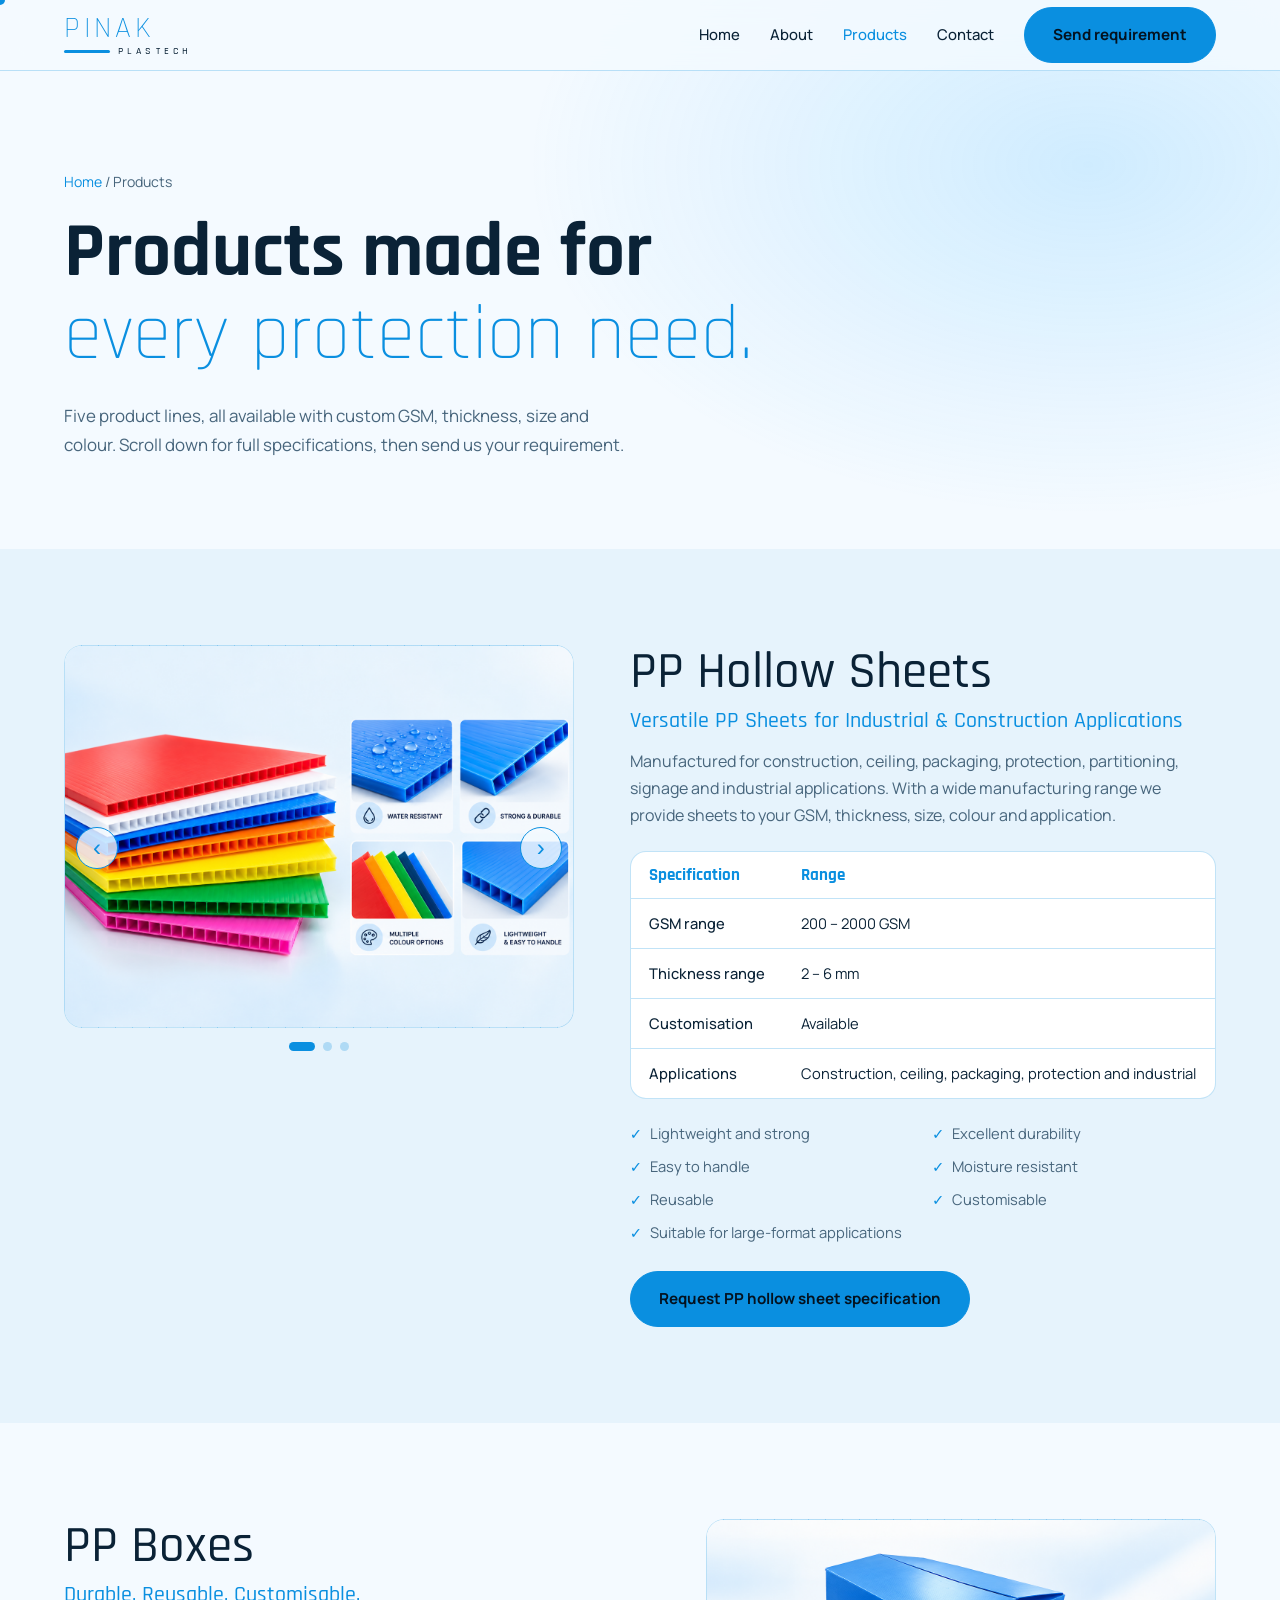
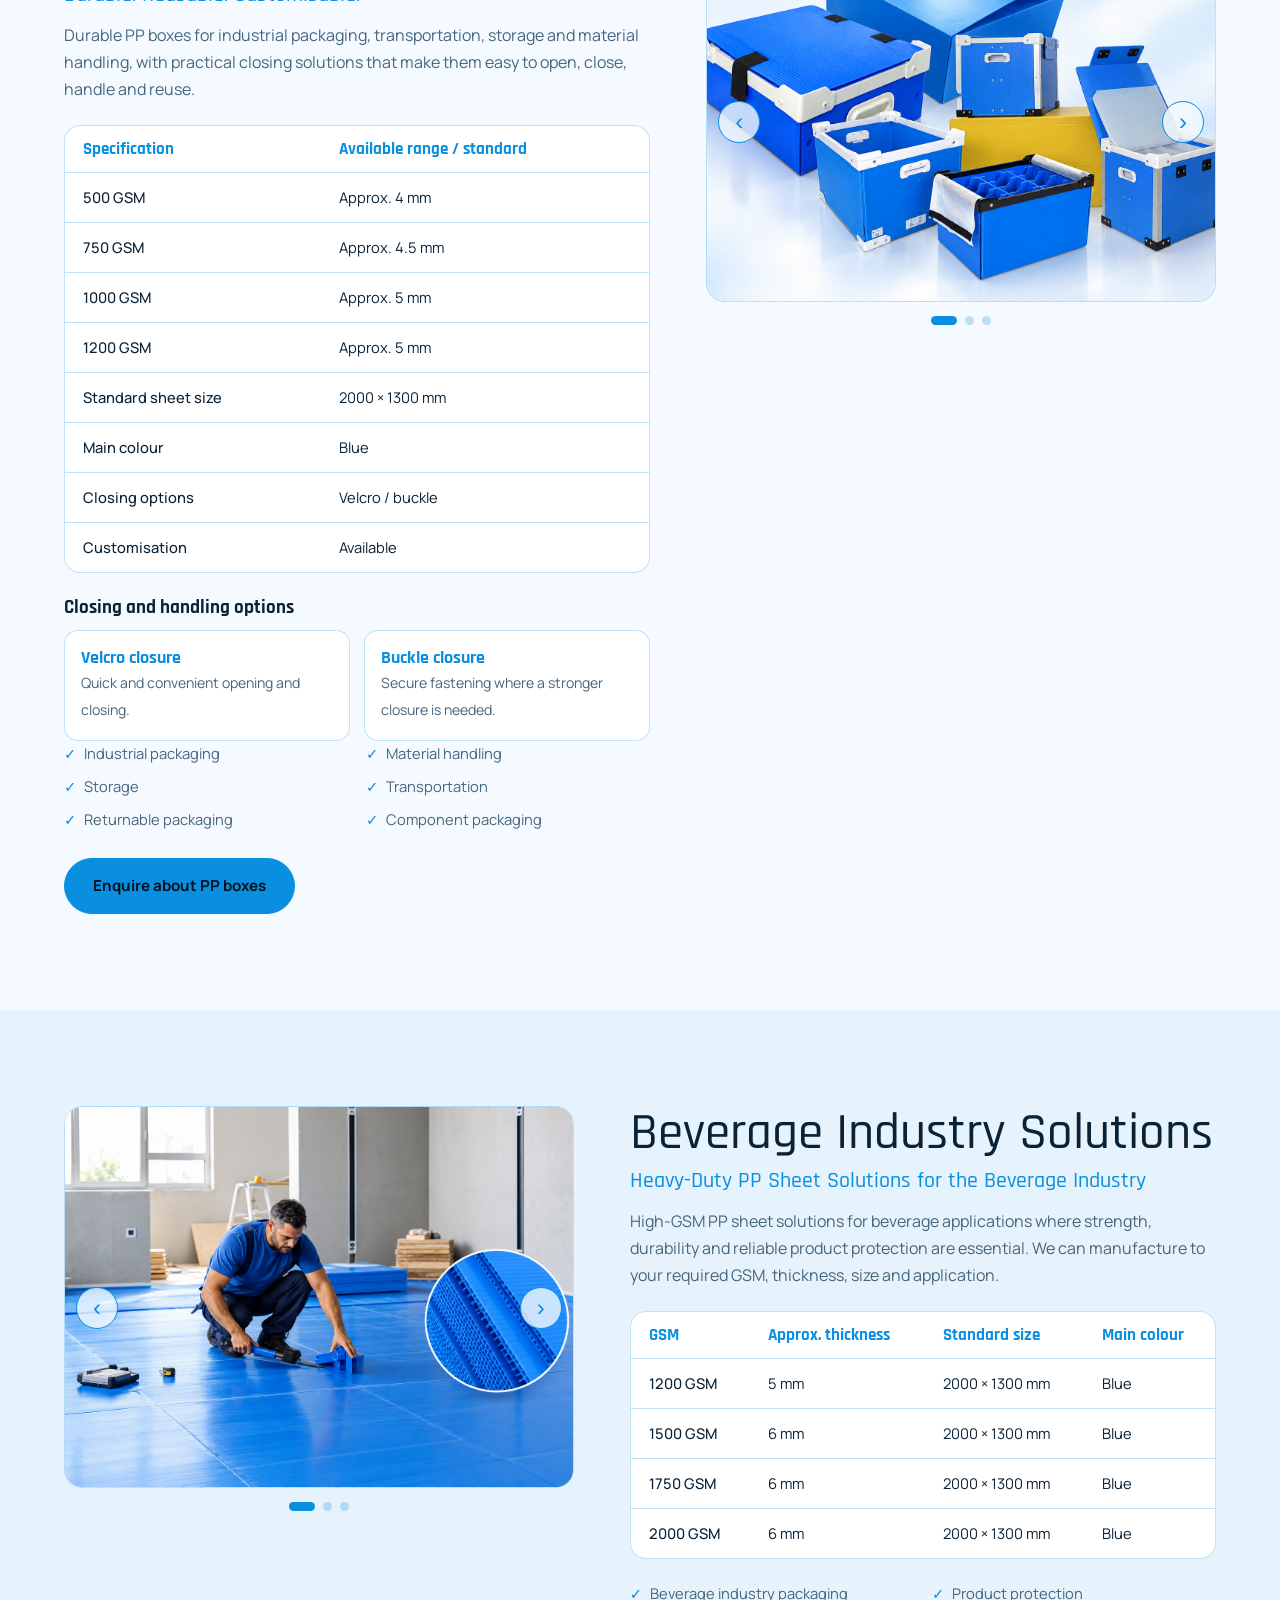
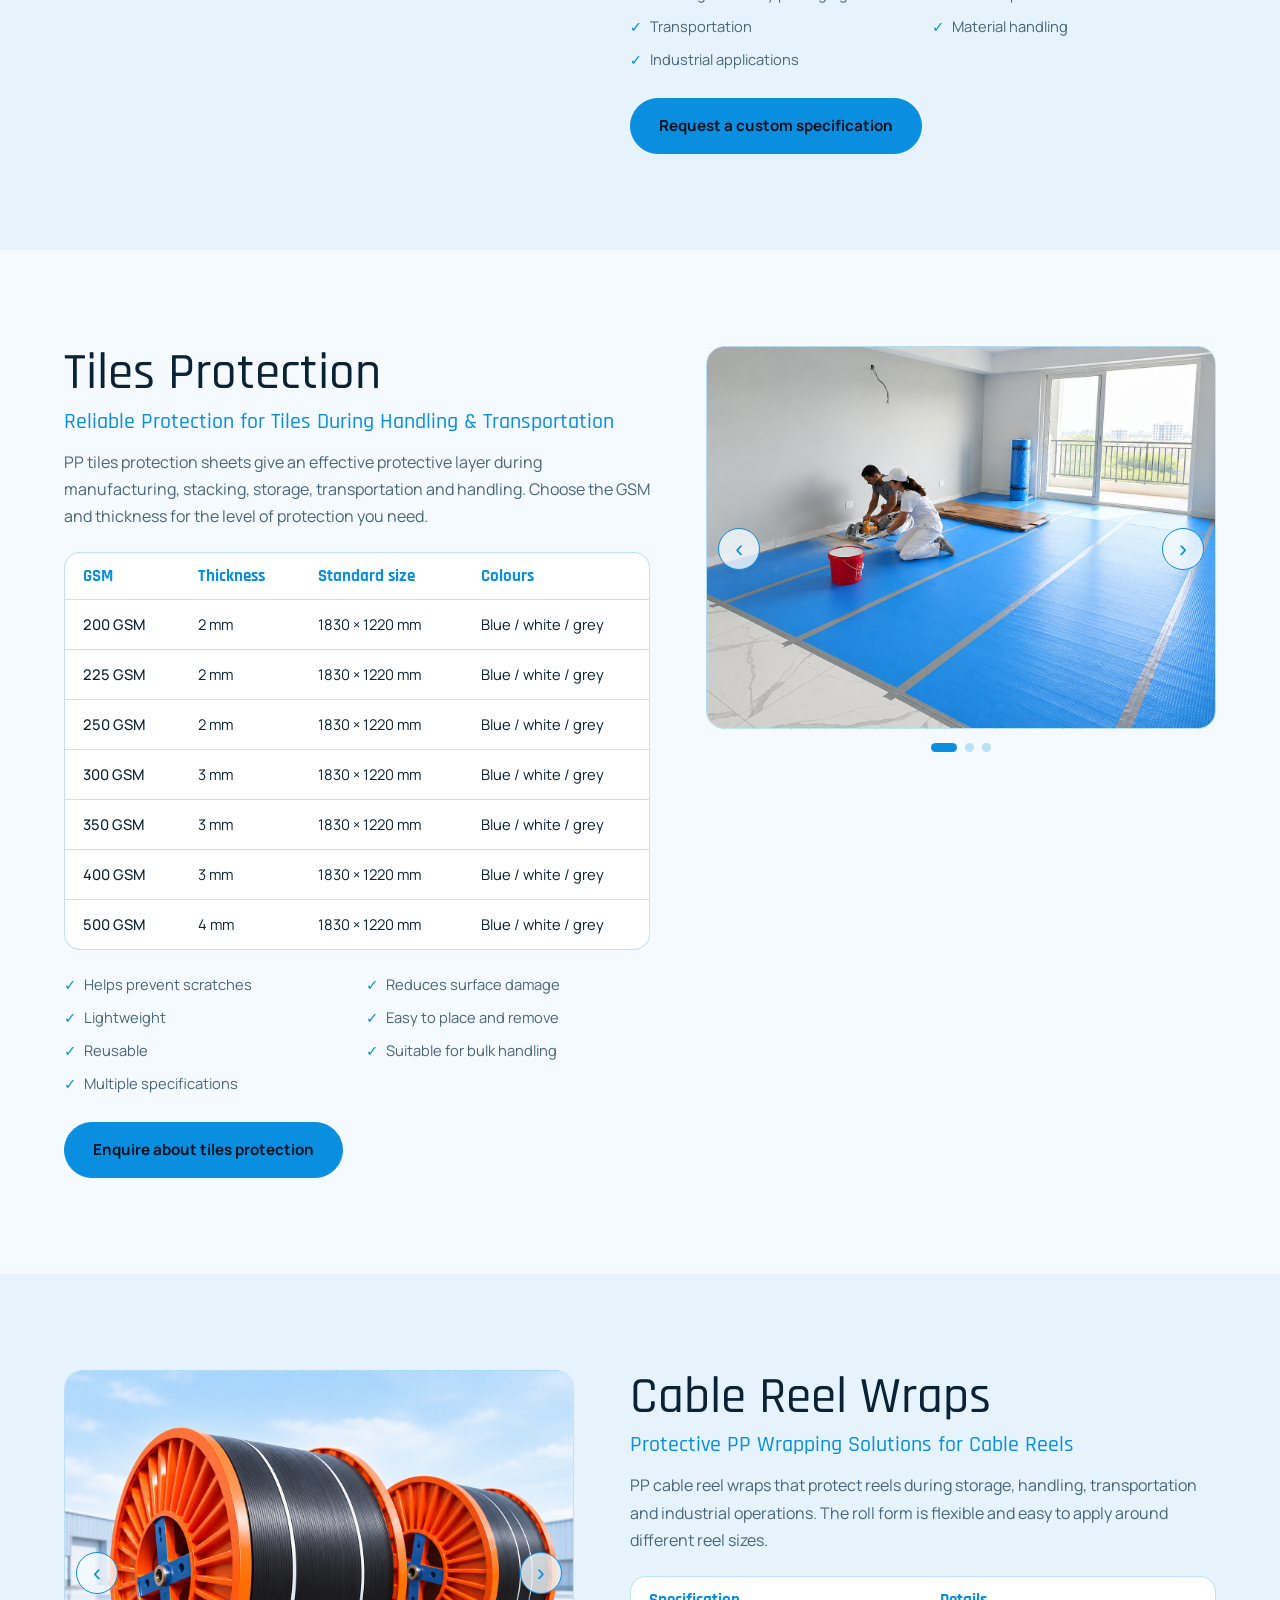
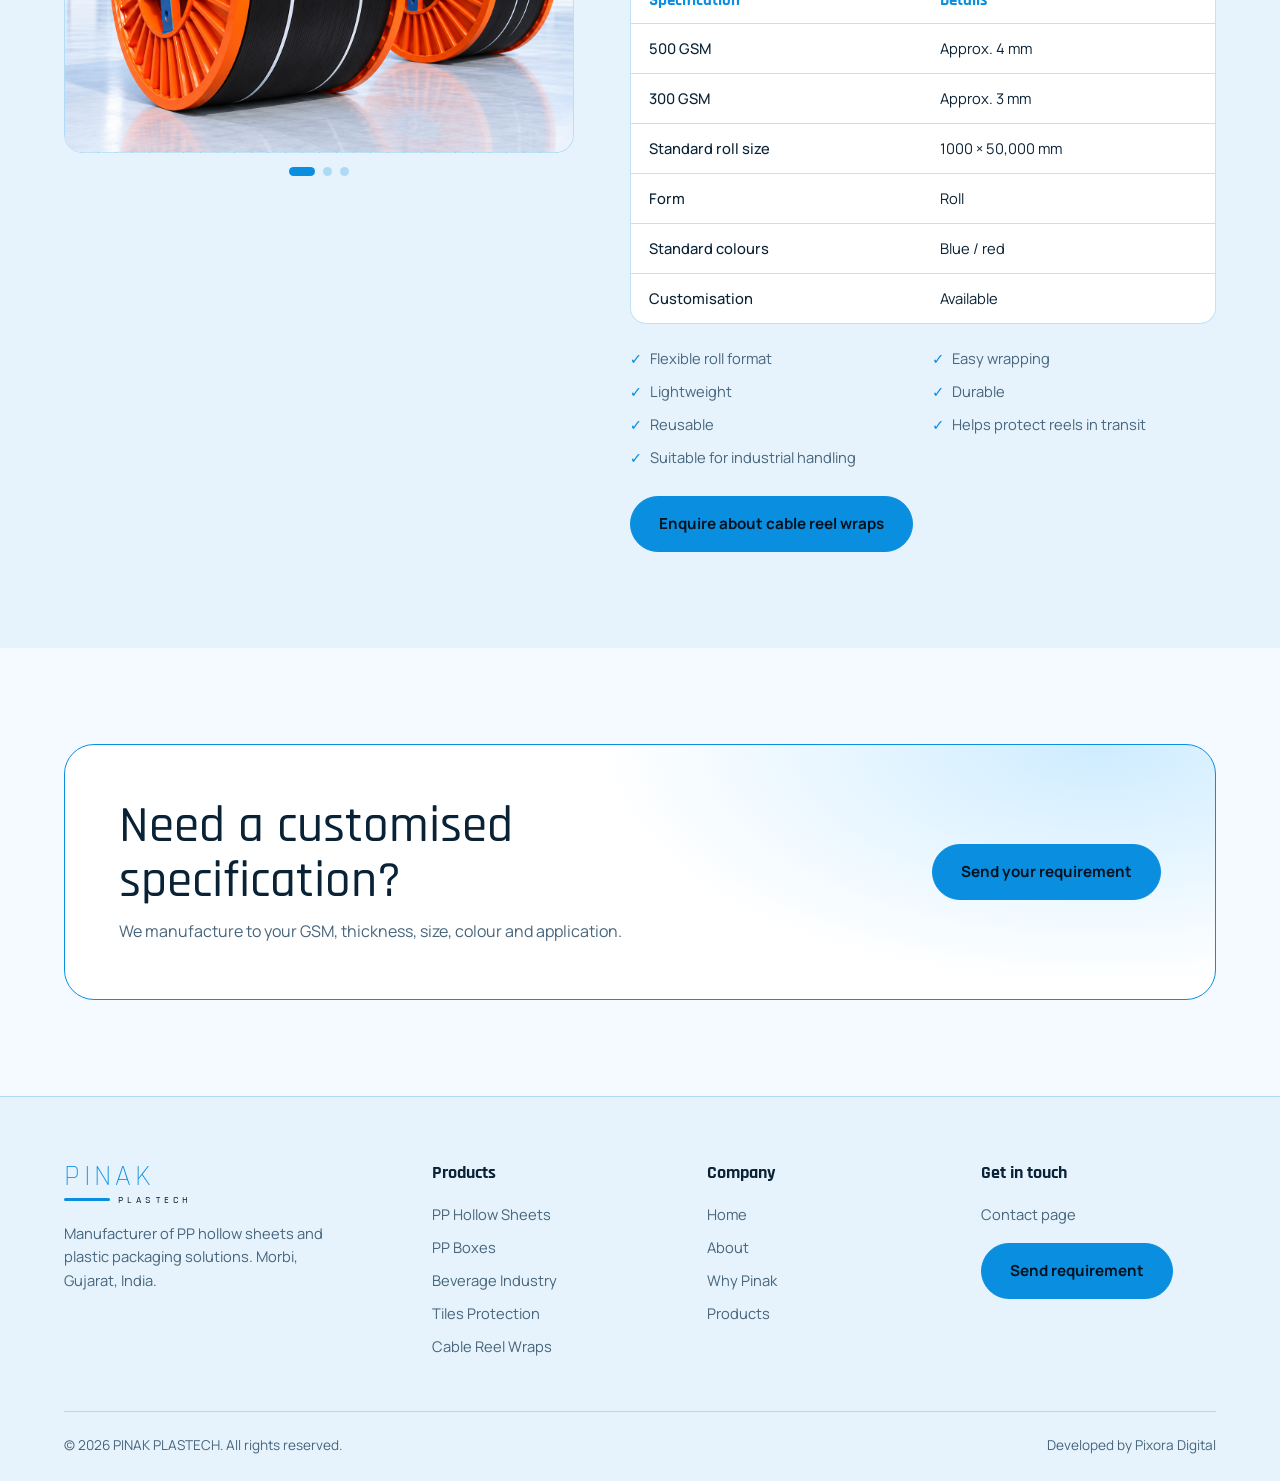
<file: product.html>
<!DOCTYPE html>
<html lang="en">
<head>
  <meta charset="utf-8">
  <meta name="viewport" content="width=device-width, initial-scale=1, viewport-fit=cover">
  <title>Products | Pinak Plastech</title>
  <meta name="description" content="PP hollow sheets, PP boxes, beverage industry sheets, tiles protection and cable reel wraps from Pinak Plastech.">

  <!-- Fonts -->
  <link rel="preconnect" href="https://fonts.googleapis.com">
  <link rel="preconnect" href="https://fonts.gstatic.com" crossorigin>
  <link href="https://fonts.googleapis.com/css2?family=Rajdhani:wght@300;500;700&family=Manrope:wght@400;500;700&display=swap" rel="stylesheet">

  <style>
:root {
  --bg: #06121f;
  --bg2: #0a1c2e;
  --card: #0d2438;
  --ink: #eaf6ff;
  --mut: #8fb0c7;
  --acc: #3db4ff;
  --acc2: #7fd4ff;
  --line: rgba(61, 180, 255, .22);
  --glass: rgba(10, 28, 46, .72)
}

@media (prefers-color-scheme:light) {
  :root:not([data-theme="dark"]) {
    --bg: #f4faff;
    --bg2: #e6f3fc;
    --card: #fff;
    --ink: #0a2236;
    --mut: #47657c;
    --acc: #0a8fe0;
    --acc2: #0a6fb0;
    --line: rgba(10, 143, 224, .25);
    --glass: rgba(244, 250, 255, .8)
  }
}

:root[data-theme="light"] {
  --bg: #f4faff;
  --bg2: #e6f3fc;
  --card: #fff;
  --ink: #0a2236;
  --mut: #47657c;
  --acc: #0a8fe0;
  --acc2: #0a6fb0;
  --line: rgba(10, 143, 224, .25);
  --glass: rgba(244, 250, 255, .8)
}

:root[data-theme="dark"] {
  --bg: #06121f;
  --bg2: #0a1c2e;
  --card: #0d2438;
  --ink: #eaf6ff;
  --mut: #8fb0c7;
  --acc: #3db4ff;
  --acc2: #7fd4ff;
  --line: rgba(61, 180, 255, .22);
  --glass: rgba(10, 28, 46, .72)
}

:root {
  box-sizing: border-box;
  padding-top: env(safe-area-inset-top, 0px);
  padding-bottom: env(safe-area-inset-bottom, 0px)
}

html {
  scroll-behavior: smooth;
  scroll-padding-top: 90px;
  scrollbar-width: thin;
  scrollbar-color: var(--acc) var(--bg)
}

*,
*::before,
*::after {
  box-sizing: inherit;
  margin: 0
}

body {
  background: var(--bg);
  color: var(--ink);
  font: 400 16px/1.7 'Manrope', system-ui, sans-serif;
  overflow-x: hidden
}

h1,
h2,
h3,
h4,
.logo {
  font-family: 'Rajdhani', 'Arial Narrow', sans-serif;
  line-height: 1.08
}

a {
  color: inherit;
  text-decoration: none
}

:focus-visible {
  outline: 2px solid var(--acc);
  outline-offset: 3px
}

::-webkit-scrollbar {
  width: 10px
}

::-webkit-scrollbar-track {
  background: var(--bg)
}

::-webkit-scrollbar-thumb {
  background: linear-gradient(var(--acc), var(--acc2));
  border-radius: 10px;
  border: 2px solid var(--bg)
}

::selection {
  background: var(--acc);
  color: #04121f
}

.wrap {
  width: 100%;
  max-width: none;
  margin: 0;
  padding: 0 5vw
}

section {
  padding: 96px 0
}

h2 {
  font-size: clamp(2rem, 4.4vw, 3.2rem);
  font-weight: 500;
  margin-bottom: 16px
}

.lead {
  color: var(--mut);
  max-width: 64ch
}

.alt {
  background: var(--bg2)
}

/* loader + cursor */
#ld {
  position: fixed;
  inset: 0;
  z-index: 200;
  background: var(--bg);
  display: grid;
  place-content: center;
  justify-items: center;
  gap: 20px;
  transition: transform .6s cubic-bezier(.7, 0, .2, 1)
}

#ld.out {
  transform: translateY(-100%)
}

#ld .logo {
  font-size: 3.2rem;
  animation: lg 1.2s ease-in-out infinite alternate
}

@keyframes lg {
  from {
    opacity: .45
  }

  to {
    opacity: 1
  }
}

#ld .bar {
  width: min(240px, 70vw);
  height: 3px;
  background: var(--line);
  border-radius: 3px;
  overflow: hidden
}

#ld .bar i {
  display: block;
  height: 100%;
  width: 0;
  background: var(--acc);
  box-shadow: 0 0 14px var(--acc);
  transition: width .2s
}

body.ldg {
  overflow: hidden
}

@media(pointer:fine) {

  body,
  a,
  button {
    cursor: none
  }

  #cd {
    position: fixed;
    top: 0;
    left: 0;
    pointer-events: none;
    z-index: 300;
    width: 10px;
    height: 10px;
    border-radius: 50%;
    background: var(--acc);
    transform: translate(-50%, -50%);
    transition: width .2s, height .2s, opacity .2s
  }

  #cd.h {
    width: 22px;
    height: 22px;
    opacity: .55
  }
}

@media(pointer:coarse) {
  #cd {
    display: none
  }
}

/* nav */
nav {
  position: fixed;
  top: 0;
  left: 0;
  right: 0;
  z-index: 50;
  padding-top: env(safe-area-inset-top, 0px);
  background: var(--glass);
  backdrop-filter: blur(14px);
  border-bottom: 1px solid var(--line)
}

.nav {
  display: flex;
  align-items: center;
  justify-content: space-between;
  height: 70px
}

.logo {
  display: flex;
  flex-direction: column;
  font-weight: 300;
  font-size: 1.9rem;
  letter-spacing: .12em;
  color: var(--acc)
}

.logo small {
  display: flex;
  align-items: center;
  gap: 8px;
  font: 500 .62rem 'Rajdhani';
  letter-spacing: .42em;
  color: var(--ink)
}

.logo small::before {
  content: "";
  width: 46px;
  height: 3px;
  background: var(--acc);
  border-radius: 2px
}

.links {
  display: flex;
  gap: 30px;
  align-items: center;
  font-weight: 500;
  font-size: .93rem
}

.links a:hover,
.links a.cur {
  color: var(--acc)
}

.btn {
  display: inline-flex;
  align-items: center;
  gap: 10px;
  padding: 14px 28px;
  border-radius: 999px;
  font-weight: 700;
  border: 1px solid var(--acc);
  transition: .3s;
  font-family: inherit;
  font-size: .95rem
}

.btn.p {
  background: var(--acc);
  color: #04121f
}

.btn.p:hover {
  box-shadow: 0 0 34px var(--acc);
  transform: translateY(-2px)
}

.links .btn.p {
  color: #04121f
}

.burger {
  display: none;
  background: none;
  border: 0;
  color: var(--ink)
}

/* hero */
.hero {
  padding: 170px 0 90px;
  background: radial-gradient(800px 500px at 85% 30%, rgba(61, 180, 255, .2), transparent 70%), var(--bg);
  position: relative;
  overflow: hidden
}

.hero .wrap {
  display: grid;
  grid-template-columns: 1.3fr 1fr;
  gap: 50px;
  align-items: center
}

.crumb {
  color: var(--mut);
  font-size: .88rem;
  margin-bottom: 18px
}

.crumb a {
  color: var(--acc)
}

h1 {
  font-size: clamp(2.5rem, 6vw, 4.8rem);
  font-weight: 700
}

h1 span {
  display: block;
  font-weight: 300;
  color: var(--acc)
}

.hero p {
  color: var(--mut);
  margin-top: 24px;
  max-width: 56ch;
  font-size: 1.06rem
}

.fl {
  display: flex;
  flex-direction: column;
  gap: 6px;
  transform: rotate(-8deg) skewX(-8deg)
}

.fl div {
  height: 34px;
  border: 1px solid var(--acc);
  border-radius: 6px;
  background: repeating-linear-gradient(90deg, var(--line) 0 2px, transparent 2px 22px), linear-gradient(90deg, rgba(61, 180, 255, .25), rgba(61, 180, 255, .05));
  animation: sl 5s ease-in-out infinite alternate
}

.fl div:nth-child(2) {
  animation-delay: -1s
}

.fl div:nth-child(3) {
  animation-delay: -2s
}

.fl div:nth-child(4) {
  animation-delay: -3s
}

.fl div:nth-child(5) {
  animation-delay: -4s
}

@keyframes sl {
  to {
    transform: translateX(26px)
  }
}

/* stats */
.stats {
  padding: 0;
  background: var(--bg2);
  border-block: 1px solid var(--line)
}

.stats .wrap {
  display: grid;
  grid-template-columns: repeat(4, 1fr)
}

.st {
  padding: 34px 20px;
  border-right: 1px solid var(--line)
}

.st:last-child {
  border: 0
}

.st b {
  font: 700 2.6rem 'Rajdhani';
  color: var(--acc);
  display: block;
  line-height: 1
}

.st span {
  color: var(--mut);
  font-size: .9rem
}

/* who */
.two {
  display: grid;
  grid-template-columns: 1fr 1fr;
  gap: 64px;
  align-items: start
}

.ctl {
  display: grid;
  grid-template-columns: 1fr 1fr;
  gap: 12px
}

.ctl div {
  display: flex;
  align-items: center;
  gap: 12px;
  padding: 16px 18px;
  border: 1px solid var(--line);
  border-radius: 14px;
  background: var(--card);
  font-weight: 500;
  font-size: .93rem;
  transition: .3s
}

.ctl div:hover {
  border-color: var(--acc);
  transform: translateY(-3px)
}

.ctl svg {
  flex: none;
  width: 20px;
  height: 20px;
  stroke: var(--acc);
  fill: none;
  stroke-width: 2
}

.quote {
  margin-top: 28px;
  padding: 22px 26px;
  border-left: 3px solid var(--acc);
  background: linear-gradient(90deg, var(--line), transparent);
  font: 500 1.5rem 'Rajdhani'
}

/* cards */
.grid {
  display: grid;
  grid-template-columns: repeat(3, 1fr);
  gap: 22px;
  margin-top: 46px
}

.c {
  background: var(--card);
  border: 1px solid var(--line);
  border-radius: 22px;
  padding: 30px;
  transition: .4s;
  position: relative;
  overflow: hidden
}

.c:hover {
  transform: translateY(-6px);
  border-color: var(--acc)
}

.c svg {
  width: 42px;
  height: 42px;
  stroke: var(--acc);
  fill: none;
  stroke-width: 1.6;
  margin-bottom: 16px
}

.c h3 {
  font-size: 1.6rem;
  font-weight: 700
}

.c p {
  color: var(--mut);
  font-size: .93rem;
  line-height: 1.6;
  margin: 8px 0 14px
}

.c .k {
  display: inline-block;
  border: 1px solid var(--line);
  border-radius: 99px;
  padding: 4px 14px;
  font-size: .82rem;
  color: var(--acc2)
}

.chips {
  display: flex;
  flex-wrap: wrap;
  gap: 12px;
  margin: 26px 0
}

.chips span {
  border: 1px solid var(--acc);
  padding: 9px 20px;
  border-radius: 99px;
  font-weight: 500;
  color: var(--acc2)
}

.note {
  padding: 24px 28px;
  border-radius: 18px;
  border: 1px solid var(--line);
  background: var(--card);
  max-width: 760px
}

/* adv */
.adv .c {
  border-top: 3px solid var(--acc)
}

/* flow */
.steps {
  display: grid;
  grid-template-columns: repeat(4, 1fr);
  gap: 22px;
  margin-top: 46px
}

.sp2 {
  padding: 26px;
  border-top: 2px solid var(--acc)
}

.sp2 b {
  display: grid;
  place-items: center;
  width: 44px;
  height: 44px;
  border-radius: 50%;
  border: 1px solid var(--acc);
  color: var(--acc);
  font: 700 1.3rem 'Rajdhani';
  margin-bottom: 14px
}

.sp2 h3 {
  font-size: 1.35rem;
  font-weight: 500
}

.sp2 p {
  color: var(--mut);
  font-size: .92rem;
  line-height: 1.55
}

/* why */
.why {
  display: grid;
  grid-template-columns: repeat(auto-fit, minmax(220px, 1fr));
  gap: 20px;
  margin-top: 46px
}

.why div {
  padding: 26px;
  border-left: 2px solid var(--acc);
  background: linear-gradient(90deg, var(--line), transparent)
}

.why h3 {
  font-size: 1.35rem;
  font-weight: 500;
  margin-bottom: 6px
}

.why p {
  color: var(--mut);
  font-size: .9rem;
  line-height: 1.55
}

.band {
  display: flex;
  justify-content: space-between;
  align-items: center;
  gap: 30px;
  flex-wrap: wrap;
  padding: 54px;
  border-radius: 30px;
  border: 1px solid var(--acc);
  background: radial-gradient(500px 240px at 90% 0, rgba(61, 180, 255, .25), transparent), var(--card)
}

.band h2 {
  margin-bottom: 8px;
  max-width: 22ch
}

/* footer */
footer {
  border-top: 1px solid var(--line);
  background: var(--bg2);
  padding: 64px 0 24px;
  color: var(--mut);
  font-size: .92rem
}

.fg {
  display: grid;
  grid-template-columns: 1.4fr 1fr 1fr 1fr;
  gap: 40px
}

.fg p {
  margin-top: 16px;
  max-width: 30ch;
  line-height: 1.6
}

.fg h4 {
  font: 700 1.15rem 'Rajdhani';
  color: var(--ink);
  margin-bottom: 14px
}

.fg a:not(.logo):not(.btn) {
  display: block;
  padding: 4px 0
}

.fg a:not(.logo):not(.btn):hover {
  color: var(--acc)
}

.fg .btn {
  margin-top: 12px;
  color: #04121f
}

.fb {
  display: flex;
  justify-content: space-between;
  flex-wrap: wrap;
  gap: 10px;
  border-top: 1px solid var(--line);
  margin-top: 48px;
  padding-top: 22px;
  font-size: .85rem
}

.rv {
  opacity: 0;
  transform: translateY(22px);
  transition: .9s cubic-bezier(.2, .7, .2, 1)
}

.rv.on {
  opacity: 1;
  transform: none
}

@media(max-width:900px) {
  .links {
    position: fixed;
    top: 70px;
    left: 0;
    right: 0;
    flex-direction: column;
    background: var(--bg);
    padding: 26px;
    border-bottom: 1px solid var(--line);
    transform: translateY(-130%);
    transition: .4s
  }

  .links.open {
    transform: none
  }

  .burger {
    display: block
  }

  .hero .wrap,
  .two {
    grid-template-columns: 1fr;
    gap: 36px
  }

  .hero {
    padding: 130px 0 60px
  }

  .fl {
    display: none
  }

  .stats .wrap {
    grid-template-columns: 1fr 1fr
  }

  .st:nth-child(2) {
    border-right: 0
  }

  .st:nth-child(-n+2) {
    border-bottom: 1px solid var(--line)
  }

  .grid {
    grid-template-columns: 1fr 1fr
  }

  .steps {
    grid-template-columns: 1fr 1fr
  }

  .fg {
    grid-template-columns: 1fr 1fr
  }

  section {
    padding: 70px 0
  }

  .band {
    padding: 32px 24px
  }
}

@media(max-width:560px) {

  .grid,
  .steps,
  .fg,
  .ctl {
    grid-template-columns: 1fr
  }
}

@media(prefers-reduced-motion:reduce) {
  * {
    animation: none !important;
    transition: none !important
  }

  .rv {
    opacity: 1;
    transform: none
  }
}

.hero .wrap {
  grid-template-columns: 1fr
}

.ph {
  position: relative;
  aspect-ratio: 4/3;
  border-radius: 18px;
  border: 1px solid var(--line);
  overflow: hidden;
  display: grid;
  place-items: center;
  background: repeating-linear-gradient(90deg, transparent 0 16px, var(--line) 16px 17px), linear-gradient(150deg, var(--card), var(--bg2))
}

.ph svg {
  width: 64px;
  height: 64px;
  stroke: var(--acc);
  fill: none;
  stroke-width: 1.4;
  opacity: .8
}

.ph em {
  position: absolute;
  bottom: 10px;
  left: 0;
  right: 0;
  text-align: center;
  font-style: normal;
  font-size: .72rem;
  color: var(--mut)
}

.ph img {
  position: absolute;
  inset: 0;
  width: 100%;
  height: 100%;
  object-fit: cover
}

.pd {
  display: grid;
  grid-template-columns: 1fr 1.15fr;
  gap: 56px;
  align-items: start
}

.pd.flip {
  direction: rtl
}

.pd.flip>* {
  direction: ltr
}

.pd h2 {
  margin-bottom: 6px
}

.pd .sub {
  color: var(--acc);
  font: 500 1.35rem 'Rajdhani';
  margin-bottom: 14px
}

.tw {
  overflow-x: auto;
  border: 1px solid var(--line);
  border-radius: 16px;
  background: var(--card);
  margin: 22px 0
}

.tw table {
  width: 100%;
  border-collapse: collapse;
  min-width: 420px;
  font-size: .92rem
}

.tw th,
.tw td {
  padding: 12px 18px;
  text-align: left;
  border-bottom: 1px solid var(--line)
}

.tw th {
  font: 700 1.05rem 'Rajdhani';
  color: var(--acc)
}

.tw tr:last-child td {
  border: 0
}

.tw td:first-child {
  font-weight: 500
}

.pd h4 {
  font: 700 1.2rem 'Rajdhani';
  margin: 20px 0 10px
}

.tl {
  list-style: none;
  display: grid;
  grid-template-columns: 1fr 1fr;
  gap: 8px 18px;
  padding: 0;
  color: var(--mut);
  font-size: .92rem
}

.tl li::before {
  content: "✓";
  color: var(--acc);
  margin-right: 8px
}

.cl {
  display: grid;
  grid-template-columns: 1fr 1fr;
  gap: 14px;
  margin-top: 6px
}

.cl div {
  padding: 16px;
  border: 1px solid var(--line);
  border-radius: 14px;
  background: var(--card)
}

.cl b {
  display: block;
  color: var(--acc);
  font: 700 1.1rem 'Rajdhani'
}

.cl span {
  color: var(--mut);
  font-size: .88rem
}

.stk {
  position: sticky;
  top: 96px
}

.ic {
  display: grid;
  gap: 16px
}

.ic div {
  display: flex;
  gap: 16px;
  padding: 20px;
  border: 1px solid var(--line);
  border-radius: 18px;
  background: var(--card);
  transition: .3s
}

.ic div:hover {
  border-color: var(--acc)
}

.ic svg {
  flex: none;
  width: 26px;
  height: 26px;
  stroke: var(--acc);
  fill: none;
  stroke-width: 1.7;
  margin-top: 2px
}

.ic b {
  display: block;
  font: 700 1.15rem 'Rajdhani'
}

.ic span,
.ic a {
  color: var(--mut);
  font-size: .94rem
}

.ic a:hover {
  color: var(--acc)
}

.ct {
  display: grid;
  grid-template-columns: 1fr 1.2fr;
  gap: 50px;
  align-items: start
}

form {
  background: var(--card);
  border: 1px solid var(--line);
  border-radius: 24px;
  padding: 34px;
  display: grid;
  gap: 16px
}

form label {
  font-size: .85rem;
  color: var(--mut);
  display: grid;
  gap: 6px
}

input,
textarea,
select {
  width: 100%;
  padding: 14px 16px;
  border-radius: 12px;
  border: 1px solid var(--line);
  background: var(--bg);
  color: var(--ink);
  font: inherit
}

input:focus,
textarea:focus,
select:focus {
  outline: 2px solid var(--acc)
}

.r2 {
  display: grid;
  grid-template-columns: 1fr 1fr;
  gap: 16px
}

.fa {
  display: flex;
  gap: 12px;
  flex-wrap: wrap
}

.fa .btn {
  cursor: pointer
}

.btn.g {
  background: transparent;
  color: var(--ink)
}

.btn.g:hover {
  background: var(--line)
}

#ok {
  color: var(--acc);
  font-weight: 700;
  min-height: 1.4em
}

.map {
  border-radius: 24px;
  overflow: hidden;
  border: 1px solid var(--line);
  margin-top: 34px;
  background: var(--card)
}

.map iframe {
  display: block;
  width: 100%;
  height: 440px;
  border: 0
}

.map .mb {
  display: flex;
  justify-content: space-between;
  align-items: center;
  gap: 16px;
  flex-wrap: wrap;
  padding: 18px 24px;
  border-top: 1px solid var(--line);
  color: var(--mut)
}

@media(max-width:900px) {

  .pd,
  .ct {
    grid-template-columns: 1fr;
    gap: 30px
  }

  .pd.flip {
    direction: ltr
  }

  .stk {
    position: static
  }

  .r2,
  .tl,
  .cl {
    grid-template-columns: 1fr
  }
}

/* ===== Product image carousel ===== */
.car {
  position: relative
}

.track {
  display: flex;
  overflow-x: auto;
  scroll-snap-type: x mandatory;
  scrollbar-width: none;
  border-radius: 18px
}

.track::-webkit-scrollbar {
  display: none
}

.slide {
  flex: 0 0 100%;
  scroll-snap-align: center
}

.cb {
  position: absolute;
  top: calc(50% - 21px);
  width: 42px;
  height: 42px;
  border-radius: 50%;
  border: 1px solid var(--acc);
  background: var(--glass);
  color: var(--acc);
  font-size: 1.5rem;
  line-height: 1;
  display: grid;
  place-items: center;
  transition: .3s
}

.cb:hover {
  background: var(--acc);
  color: #04121f
}

.cb.prev {
  left: 12px
}

.cb.next {
  right: 12px
}

.dots {
  display: flex;
  justify-content: center;
  gap: 8px;
  margin-top: 14px
}

.dots button {
  width: 9px;
  height: 9px;
  padding: 0;
  border: 0;
  border-radius: 6px;
  background: var(--line);
  transition: .3s
}

.dots button.active {
  width: 26px;
  background: var(--acc)
}


/* =====================================================================
   MOBILE RESPONSIVE FIXES  (only layout/size rules for small screens)
   Nothing above this line was changed.
   ===================================================================== */

/* 1. Let grid and flex children shrink.
   A grid column written as "1fr" will not shrink below the width of its
   content (the carousel or a table), which made the whole page wider than
   the phone screen. "min-width: 0" fixes that. hello world */
.pd > *,
.two > *,
.ct > *,
.hero .wrap > *,
.grid > *,
.fg > *,
.cl > *,
.steps > *,
.why > *,
.r2 > * {
  min-width: 0;
}



.car,
.track {
  min-width: 0;
  max-width: 100%;
}

img,
iframe,
video {
  max-width: 100%;
}


/* 2. Tablets (up to 900px) */
@media (max-width: 900px) {

  /* minmax(0, 1fr) = take the full width, but allow shrinking */
  .pd,
  .pd.flip,
  .two,
  .ct {
    grid-template-columns: minmax(0, 1fr);
  }

  .grid,
  .steps,
  .fg {
    grid-template-columns: repeat(2, minmax(0, 1fr));
  }

  .r2,
  .tl,
  .cl {
    grid-template-columns: minmax(0, 1fr);
  }

  .map iframe {
    height: 360px;
  }
}


/* 3. Phones (up to 560px) */
@media (max-width: 560px) {

  section {
    padding: 56px 0;
  }

  .hero {
    padding: 110px 0 48px;
  }

  h2 {
    font-size: clamp(1.7rem, 7vw, 2.2rem);
  }

  .grid,
  .steps,
  .fg,
  .ctl {
    grid-template-columns: minmax(0, 1fr);
  }

  /* Specification tables: tighter spacing so they fit the screen */
  .tw {
    margin: 18px 0;
  }

  .tw table {
    min-width: 0;
    font-size: .85rem;
  }

  .tw th,
  .tw td {
    padding: 10px 12px;
  }

  .tw td:first-child {
    white-space: nowrap;
  }

  /* 4-column tables (tiles, beverage) scroll sideways inside their box
     instead of squeezing the text */
  .tw table:has(th:nth-child(4)) {
    min-width: 520px;
  }

  /* Smaller carousel arrows so they do not cover the image */
  .cb {
    width: 34px;
    height: 34px;
    top: calc(50% - 17px);
    font-size: 1.2rem;
  }

  .cb.prev {
    left: 8px;
  }

  .cb.next {
    right: 8px;
  }

  .band {
    padding: 28px 20px;
  }

  form {
    padding: 22px 18px;
  }

  .map iframe {
    height: 300px;
  }

  .fb {
    flex-direction: column;
  }
}


/* 4. Small phones (up to 380px) */
@media (max-width: 380px) {

  .logo {
    font-size: 1.6rem;
  }

  h1 {
    font-size: 2.2rem;
  }

  .btn {
    padding: 12px 20px;
    font-size: .9rem;
  }
}





  </style>
</head>

<body class="ldg">

  <!-- Loading screen -->
  <div id="ld">
    <div class="logo">PINAK<small>PLASTECH</small></div>
    <div class="bar"><i id="lb"></i></div>
  </div>

  <!-- Cursor dot -->
  <div id="cd"></div>

  <!-- ==================== NAVIGATION ==================== -->
  <nav>
    <div class="wrap nav">
      <a href="index.html" class="logo" aria-label="Pinak Plastech home">PINAK<small>PLASTECH</small></a>

      <button class="burger" id="bg" aria-label="Menu">
        <svg width="28" height="28" viewBox="0 0 24 24" fill="none" stroke="currentColor" stroke-width="2"><path d="M3 6h18M3 12h18M3 18h18"/></svg>
      </button>

      <div class="links" id="lk">
        <a href="index.html">Home</a>
        <a href="about.html">About</a>
        <a class="cur" href="products.html">Products</a>
        <a href="contact.html">Contact</a>
        <a class="btn p" href="contact.html#requirement">Send requirement</a>
      </div>
    </div>
  </nav>

  <!-- ==================== PAGE HEADER ==================== -->
  <header class="hero">
    <div class="wrap">
      <div>
        <div class="crumb"><a href="index.html">Home</a> / Products</div>
        <h1>Products made for<span>every protection need.</span></h1>
        <p>Five product lines, all available with custom GSM, thickness, size and colour. Scroll down for full specifications, then send us your requirement.</p>
      </div>
    </div>
  </header>

  <!-- ==================== PRODUCTS ==================== -->

  <!-- ==================== PP Hollow Sheets ==================== -->
  <section id="pp-hollow-sheets" class="alt">
    <div class="wrap pd " id="products">

      <!-- Image carousel. To add an image, copy one <div class="slide"> block
           and change its file name. Dots and arrows update automatically. -->
      <div class="rv stk">
        <div class="car">
          <div class="track">

            <div class="slide">
              <div class="ph" data-src="image\pp-hollow-sheet.jpeg">
                <img src="image/pp-hallow-sheet/01.png" alt="pp-hollow-sheet" />
              </div>
            </div>

            <div class="slide">
             <div class="ph" data-src="image\pp-hollow-sheet.jpeg">
                <img src="image/pp-hallow-sheet/03.png" alt="pp-hollow-sheet" />
              </div>
            </div>

            <div class="slide">
              <div class="ph" data-src="image\pp-hollow-sheet.jpeg">
                <img src="image/pp-hallow-sheet/02.jpeg" alt="pp-hollow-sheet" />
              </div>
            </div>

          </div>
          <button class="cb prev" aria-label="Previous image">&#8249;</button>
          <button class="cb next" aria-label="Next image">&#8250;</button>
          <div class="dots"></div>
        </div>
      </div>

      <!-- Product details -->
      <div class="rv">
        <h2>PP Hollow Sheets</h2>
        <div class="sub">Versatile PP Sheets for Industrial &amp; Construction Applications</div>
        <p class="lead">Manufactured for construction, ceiling, packaging, protection, partitioning, signage and industrial applications. With a wide manufacturing range we provide sheets to your GSM, thickness, size, colour and application.</p>

        <div class="tw">
          <table>
            <thead>
              <tr><th>Specification</th><th>Range</th></tr>
            </thead>
            <tbody>
              <tr><td>GSM range</td><td>200 – 2000 GSM</td></tr>
              <tr><td>Thickness range</td><td>2 – 6 mm</td></tr>
              <tr><td>Customisation</td><td>Available</td></tr>
              <tr><td>Applications</td><td>Construction, ceiling, packaging, protection and industrial</td></tr>
            </tbody>
          </table>
        </div>
        <ul class="tl">
          <li>Lightweight and strong</li>
          <li>Excellent durability</li>
          <li>Easy to handle</li>
          <li>Moisture resistant</li>
          <li>Reusable</li>
          <li>Customisable</li>
          <li>Suitable for large-format applications</li>
        </ul>

        <p style="margin-top: 26px">
          <a class="btn p" href="contact.html?product=PP+Hollow+Sheets#requirement">Request PP hollow sheet specification</a>
        </p>
      </div>

    </div>
  </section>

  <!-- ==================== PP Boxes ==================== -->
  <section id="pp-boxes">
    <div class="wrap pd flip">

      <!-- Image carousel. To add an image, copy one <div class="slide"> block
           and change its file name. Dots and arrows update automatically. -->
      <div class="rv stk">
        <div class="car">
          <div class="track">

            <div class="slide">
              <div class="ph">
                <img src="image/pp-box/02.jpg" alt="pp-box" />
              </div>
            </div>

            <div class="slide">
              <div class="ph">
                <img src="image/pp-box/01.png" alt="pp-box" />
              </div>
            </div>

            <div class="slide">
              <div class="ph">
                <img src="image/pp-box/03.png" alt="pp-box" />
              </div>
            </div>

          </div>
          <button class="cb prev" aria-label="Previous image">&#8249;</button>
          <button class="cb next" aria-label="Next image">&#8250;</button>
          <div class="dots"></div>
        </div>
      </div>

      <!-- Product details -->
      <div class="rv">
        <h2>PP Boxes</h2>
        <div class="sub">Durable. Reusable. Customisable.</div>
        <p class="lead">Durable PP boxes for industrial packaging, transportation, storage and material handling, with practical closing solutions that make them easy to open, close, handle and reuse.</p>

        <div class="tw">
          <table>
            <thead>
              <tr><th>Specification</th><th>Available range / standard</th></tr>
            </thead>
            <tbody>
              <tr><td>500 GSM</td><td>Approx. 4 mm</td></tr>
              <tr><td>750 GSM</td><td>Approx. 4.5 mm</td></tr>
              <tr><td>1000 GSM</td><td>Approx. 5 mm</td></tr>
              <tr><td>1200 GSM</td><td>Approx. 5 mm</td></tr>
              <tr><td>Standard sheet size</td><td>2000 × 1300 mm</td></tr>
              <tr><td>Main colour</td><td>Blue</td></tr>
              <tr><td>Closing options</td><td>Velcro / buckle</td></tr>
              <tr><td>Customisation</td><td>Available</td></tr>
            </tbody>
          </table>
        </div>

        <h4>Closing and handling options</h4>
        <div class="cl">
          <div><b>Velcro closure</b><span>Quick and convenient opening and closing.</span></div>
          <div><b>Buckle closure</b><span>Secure fastening where a stronger closure is needed.</span></div>
        </div>

        <ul class="tl">
          <li>Industrial packaging</li>
          <li>Material handling</li>
          <li>Storage</li>
          <li>Transportation</li>
          <li>Returnable packaging</li>
          <li>Component packaging</li>
        </ul>

        <p style="margin-top: 26px">
          <a class="btn p" href="contact.html?product=PP+Boxes#requirement">Enquire about PP boxes</a>
        </p>
      </div>

    </div>
  </section>

  <!-- ==================== Beverage Industry Solutions ==================== -->
  <section id="beverage-industry" class="alt">
    <div class="wrap pd ">

      <!-- Image carousel. To add an image, copy one <div class="slide"> block
           and change its file name. Dots and arrows update automatically. -->
      <div class="rv stk">
        <div class="car">
          <div class="track">
          
            <div class="slide">
             <div class="ph">
                <img src="image/Heavy-Duty-Sheet/03.png" alt="pp-box" />
              </div>
            </div>

            
            <div class="slide">
              <div class="ph">
                <img src="image/Heavy-Duty-Sheet/02.png" alt="pp-box" />
              </div>
            </div>
            
            <div class="slide">
              <div class="ph">
                <img src="image/Heavy-Duty-Sheet/01.png" alt="pp-box" />
              </div>
            </div>

          </div>
          <button class="cb prev" aria-label="Previous image">&#8249;</button>
          <button class="cb next" aria-label="Next image">&#8250;</button>
          <div class="dots"></div>
        </div>
      </div>

      <!-- Product details -->
      <div class="rv">
        <h2>Beverage Industry Solutions</h2>
        <div class="sub">Heavy-Duty PP Sheet Solutions for the Beverage Industry</div>
        <p class="lead">High-GSM PP sheet solutions for beverage applications where strength, durability and reliable product protection are essential. We can manufacture to your required GSM, thickness, size and application.</p>

        <div class="tw">
          <table>
            <thead>
              <tr><th>GSM</th><th>Approx. thickness</th><th>Standard size</th><th>Main colour</th></tr>
            </thead>
            <tbody>
              <tr><td>1200 GSM</td><td>5 mm</td><td>2000 × 1300 mm</td><td>Blue</td></tr>
              <tr><td>1500 GSM</td><td>6 mm</td><td>2000 × 1300 mm</td><td>Blue</td></tr>
              <tr><td>1750 GSM</td><td>6 mm</td><td>2000 × 1300 mm</td><td>Blue</td></tr>
              <tr><td>2000 GSM</td><td>6 mm</td><td>2000 × 1300 mm</td><td>Blue</td></tr>
            </tbody>
          </table>
        </div>

        <ul class="tl">
          <li>Beverage industry packaging</li>
          <li>Product protection</li>
          <li>Transportation</li>
          <li>Material handling</li>
          <li>Industrial applications</li>
        </ul>

        <p style="margin-top: 26px">
          <a class="btn p" href="contact.html?product=Beverage+Industry+Solutions#requirement">Request a custom specification</a>
        </p>
      </div>

    </div>
  </section>

  <!-- ==================== Tiles Protection ==================== -->
  <section id="tiles-protection">
    <div class="wrap pd flip">

      <!-- Image carousel. To add an image, copy one <div class="slide"> block
           and change its file name. Dots and arrows update automatically. -->
      <div class="rv stk">
        <div class="car">
          <div class="track">

            <div class="slide">
              <div class="ph">
                <img src="image/tile-protection/01.png" alt="pp-box" />
              </div>
            </div>

            <div class="slide">
              <div class="ph">
                <img src="image/tile-protection/02.png" alt="pp-box" />
              </div>
            </div>

            <div class="slide">
              <div class="ph">
                <img src="image/tile-protection/03.png" alt="pp-box" />
              </div>
            </div>

          </div>
          <button class="cb prev" aria-label="Previous image">&#8249;</button>
          <button class="cb next" aria-label="Next image">&#8250;</button>
          <div class="dots"></div>
        </div>
      </div>

      <!-- Product details -->
      <div class="rv">
        <h2>Tiles Protection</h2>
        <div class="sub">Reliable Protection for Tiles During Handling &amp; Transportation</div>
        <p class="lead">PP tiles protection sheets give an effective protective layer during manufacturing, stacking, storage, transportation and handling. Choose the GSM and thickness for the level of protection you need.</p>

        <div class="tw">
          <table>
            <thead>
              <tr><th>GSM</th><th>Thickness</th><th>Standard size</th><th>Colours</th></tr>
            </thead>
            <tbody>
              <tr><td>200 GSM</td><td>2 mm</td><td>1830 × 1220 mm</td><td>Blue / white / grey</td></tr>
              <tr><td>225 GSM</td><td>2 mm</td><td>1830 × 1220 mm</td><td>Blue / white / grey</td></tr>
              <tr><td>250 GSM</td><td>2 mm</td><td>1830 × 1220 mm</td><td>Blue / white / grey</td></tr>
              <tr><td>300 GSM</td><td>3 mm</td><td>1830 × 1220 mm</td><td>Blue / white / grey</td></tr>
              <tr><td>350 GSM</td><td>3 mm</td><td>1830 × 1220 mm</td><td>Blue / white / grey</td></tr>
              <tr><td>400 GSM</td><td>3 mm</td><td>1830 × 1220 mm</td><td>Blue / white / grey</td></tr>
              <tr><td>500 GSM</td><td>4 mm</td><td>1830 × 1220 mm</td><td>Blue / white / grey</td></tr>
            </tbody>
          </table>
        </div>

        <ul class="tl">
          <li>Helps prevent scratches</li>
          <li>Reduces surface damage</li>
          <li>Lightweight</li>
          <li>Easy to place and remove</li>
          <li>Reusable</li>
          <li>Suitable for bulk handling</li>
          <li>Multiple specifications</li>
        </ul>

        <p style="margin-top: 26px">
          <a class="btn p" href="contact.html?product=Tiles+Protection#requirement">Enquire about tiles protection</a>
        </p>
      </div>

    </div>
  </section>

  <!-- ==================== Cable Reel Wraps ==================== -->
  <section id="cable-reel-wraps" class="alt">
    <div class="wrap pd ">

      <!-- Image carousel. To add an image, copy one <div class="slide"> block
           and change its file name. Dots and arrows update automatically. -->
      <div class="rv stk">
        <div class="car">
          <div class="track">

            <div class="slide">
              <div class="ph">
                <img src="image/Cable-reel-protection/02.png" alt="pp-box" />
              </div>
            </div>
            
            <div class="slide">
              <div class="ph">
                <img src="image/Cable-reel-protection/01.png" alt="pp-box" />
              </div>
            </div>


            <div class="slide">
              <div class="ph">
                <img src="image/Cable-reel-protection/03.png" alt="pp-box" />
              </div>
            </div>

          </div>
          <button class="cb prev" aria-label="Previous image">&#8249;</button>
          <button class="cb next" aria-label="Next image">&#8250;</button>
          <div class="dots"></div>
        </div>
      </div>

      <!-- Product details -->
      <div class="rv">
        <h2>Cable Reel Wraps</h2>
        <div class="sub">Protective PP Wrapping Solutions for Cable Reels</div>
        <p class="lead">PP cable reel wraps that protect reels during storage, handling, transportation and industrial operations. The roll form is flexible and easy to apply around different reel sizes.</p>

        <div class="tw">
          <table>
            <thead>
              <tr><th>Specification</th><th>Details</th></tr>
            </thead>
            <tbody>
              <tr><td>500 GSM</td><td>Approx. 4 mm</td></tr>
              <tr><td>300 GSM</td><td>Approx. 3 mm</td></tr>
              <tr><td>Standard roll size</td><td>1000 × 50,000 mm</td></tr>
              <tr><td>Form</td><td>Roll</td></tr>
              <tr><td>Standard colours</td><td>Blue / red</td></tr>
              <tr><td>Customisation</td><td>Available</td></tr>
            </tbody>
          </table>
        </div>

        <ul class="tl">
          <li>Flexible roll format</li>
          <li>Easy wrapping</li>
          <li>Lightweight</li>
          <li>Durable</li>
          <li>Reusable</li>
          <li>Helps protect reels in transit</li>
          <li>Suitable for industrial handling</li>
        </ul>

        <p style="margin-top: 26px">
          <a class="btn p" href="contact.html?product=Cable+Reel+Wraps#requirement">Enquire about cable reel wraps</a>
        </p>
      </div>

    </div>
  </section>

  <!-- ==================== CALL TO ACTION ==================== -->
  <section>
    <div class="wrap">
      <div class="band rv">
        <div>
          <h2>Need a customised specification?</h2>
          <p class="lead">We manufacture to your GSM, thickness, size, colour and application.</p>
        </div>
        <a class="btn p" href="contact.html#requirement">Send your requirement</a>
      </div>
    </div>
  </section>

  <!-- ==================== FOOTER ==================== -->
  
<footer><div class="wrap">
<div class="fg">
<div><a href="#home" class="logo">PINAK<small>PLASTECH</small></a><p>Manufacturer of PP hollow sheets and plastic packaging solutions. Morbi, Gujarat, India.</p></div>
<div><h4>Products</h4><a href="product.html#pp-hollow-sheets">PP Hollow Sheets</a><a href="product.html#pp-boxes">PP Boxes</a><a href="product.html#beverage-industry">Beverage Industry</a><a href="product.html#tiles-protection">Tiles Protection</a><a href="product.html#cable-reel-wraps">Cable Reel Wraps</a></div>
<div><h4>Company</h4><a href="index.html">Home</a><a href="about.html">About</a><a href="index.html#why">Why Pinak</a><a href="product.html">Products</a></div>
<div><h4>Get in touch</h4><a href="contact.html">Contact page</a><a class="btn p" href="contact.html#requirement">Send requirement</a></div>
</div>
<div class="fb"><span>© 2026 PINAK PLASTECH. All rights reserved.</span><span>Developed by <a href="https://pixoradigital.in/">Pixora Digital</a> </span></div>
</div></footer>

  <script>

    // ---------- Mobile menu ----------
    var links = document.getElementById('lk');
    document.getElementById('bg').onclick = function () {
      links.classList.toggle('open');
    };

    // ---------- Loading screen + cursor dot ----------
    (function () {
      var bar = document.getElementById('lb');
      var loader = document.getElementById('ld');
      var progress = 0, loaded = false, start = Date.now();

      var timer = setInterval(function () {
        progress = Math.min(progress + (loaded ? 20 : Math.random() * 9 + 4), loaded ? 100 : 90);
        bar.style.width = progress + '%';
        if (progress >= 100 && Date.now() - start > 700) {
          clearInterval(timer);
          loader.classList.add('out');
          document.body.classList.remove('ldg');
          setTimeout(function () { loader.remove(); }, 700);
        }
      }, 40);
      addEventListener('load', function () { loaded = true; });
      setTimeout(function () { loaded = true; }, 5000);

      var dot = document.getElementById('cd');
      addEventListener('pointermove', function (e) {
        dot.style.left = e.clientX + 'px';
        dot.style.top = e.clientY + 'px';
      });
      document.querySelectorAll('a, button, .c').forEach(function (el) {
        el.addEventListener('pointerenter', function () { dot.classList.add('h'); });
        el.addEventListener('pointerleave', function () { dot.classList.remove('h'); });
      });
    })();

    // ---------- Fade-in on scroll ----------
    var observer = new IntersectionObserver(function (entries) {
      entries.forEach(function (e) {
        if (e.isIntersecting) {
          e.target.classList.add('on');
          observer.unobserve(e.target);
        }
      });
    }, { threshold: 0.12 });
    document.querySelectorAll('.rv').forEach(function (el) { observer.observe(el); });

    // ---------- Show real images when the file exists ----------
    // Each .ph placeholder has data-src="images/..."; if that file loads, it replaces the placeholder.
    document.querySelectorAll('.ph[data-src]').forEach(function (box) {
      var img = new Image();
      img.alt = '';
      img.loading = 'lazy';
      img.onload = function () { box.appendChild(img); };
      img.src = box.dataset.src;
    });

    // ---------- Image carousels (one per product) ----------
    document.querySelectorAll('.car').forEach(function (car) {
      var track = car.querySelector('.track');
      var slides = track.children;
      var dotsBox = car.querySelector('.dots');
      var prev = car.querySelector('.prev');
      var next = car.querySelector('.next');
      var dots = [];

      // Only one image: hide arrows and dots
      if (slides.length < 2) {
        prev.style.display = next.style.display = 'none';
        return;
      }

      function goTo(i) {
        track.scrollTo({ left: i * track.clientWidth, behavior: 'smooth' });
      }
      function current() {
        return Math.round(track.scrollLeft / track.clientWidth);
      }

      // Build one dot per slide
      for (var i = 0; i < slides.length; i++) {
        (function (index) {
          var d = document.createElement('button');
          d.setAttribute('aria-label', 'Show image ' + (index + 1));
          d.onclick = function () { goTo(index); };
          dotsBox.appendChild(d);
          dots.push(d);
        })(i);
      }

      function updateDots() {
        var c = current();
        dots.forEach(function (d, i) { d.classList.toggle('active', i === c); });
      }

      prev.onclick = function () { goTo((current() - 1 + slides.length) % slides.length); };
      next.onclick = function () { goTo((current() + 1) % slides.length); };
      track.addEventListener('scroll', updateDots, { passive: true });
      updateDots();
    });

  </script>
</body>
</html>
</file>
